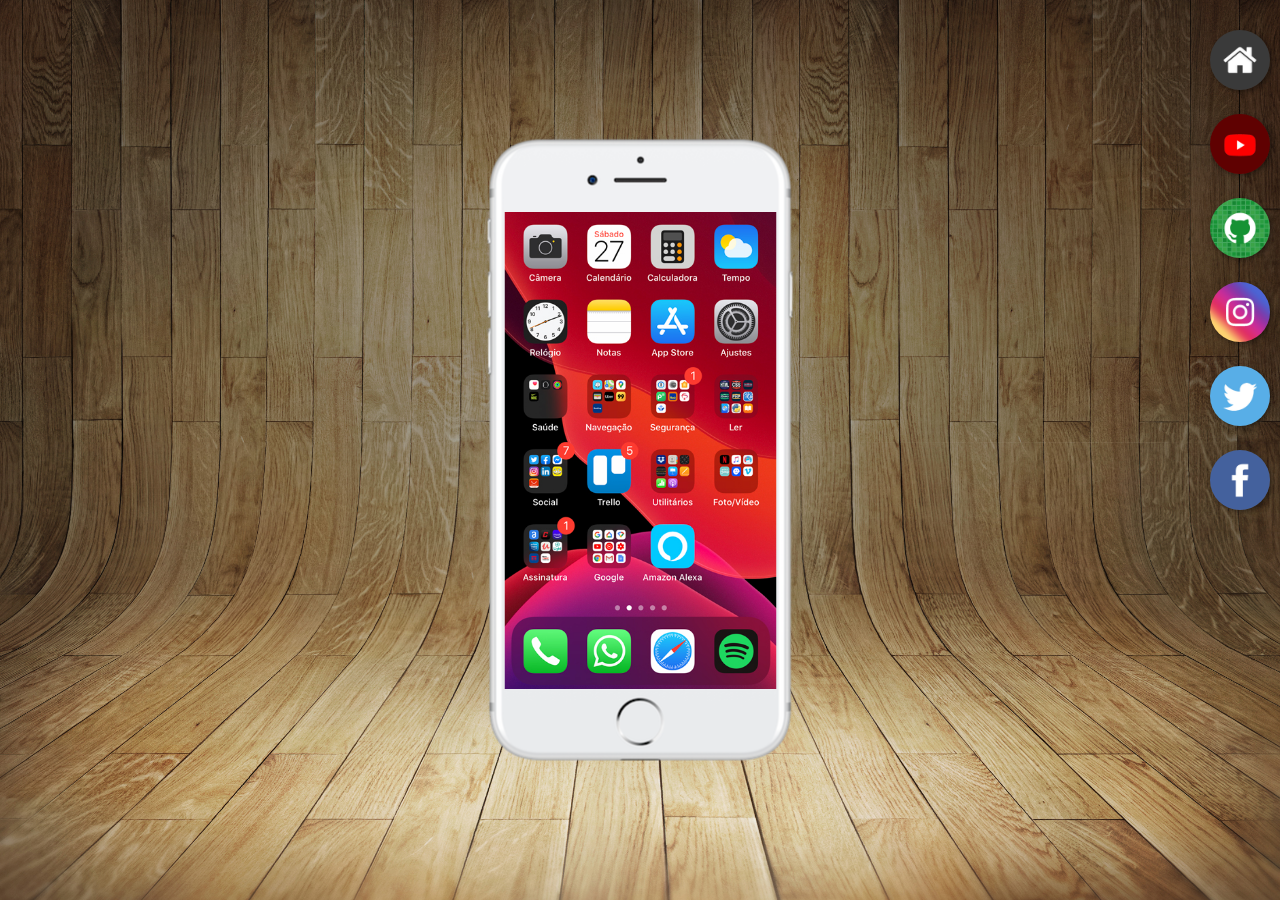
<file: index.html>
<!DOCTYPE html>
<html lang="pt-br">
<head>
    <meta charset="UTF-8">
    <meta http-equiv="X-UA-Compatible" content="IE=edge">
    <meta name="viewport" content="width=device-width, initial-scale=1.0">
    <link rel="shortcut icon" href="favicon.ico" type="image/x-icon">
    <link rel="stylesheet" href="style/style.css">
    <title>Redes Sociais</title>
</head>
<body>
    <main>
        <section id="telefone">
            <iframe name="tela" src="home.html" frameborder="0"></iframe>
        </section>          

        <section id="menu">
            <a href="home.html" target="tela"><img class="botao" src="imagens/logo-home.jpg" alt="Home"></a><br>

            <a href="youtube.html" target="tela"><img class="botao" src="imagens/logo-youtube.jpg" alt="YouTube"></a><br>

            <a href="github.html" target="tela"><img class="botao" src="imagens/logo-github.jpg" alt="GitHub"></a><br>

            <a href="instagram.html" target="tela"><img class="botao" src="imagens/logo-instagram.jpg" alt="Instagram"></a><br>

            <a href="twitter.html" target="tela"><img class="botao" src="imagens/logo-twitter.jpg" alt="Twitter"></a><br>

            <a href="facebook.html" target="tela"><img class="botao" src="imagens/logo-facebook.jpg" alt="Facebook"></a><br>
        </section>
    </main>
</body>
</html>
</file>
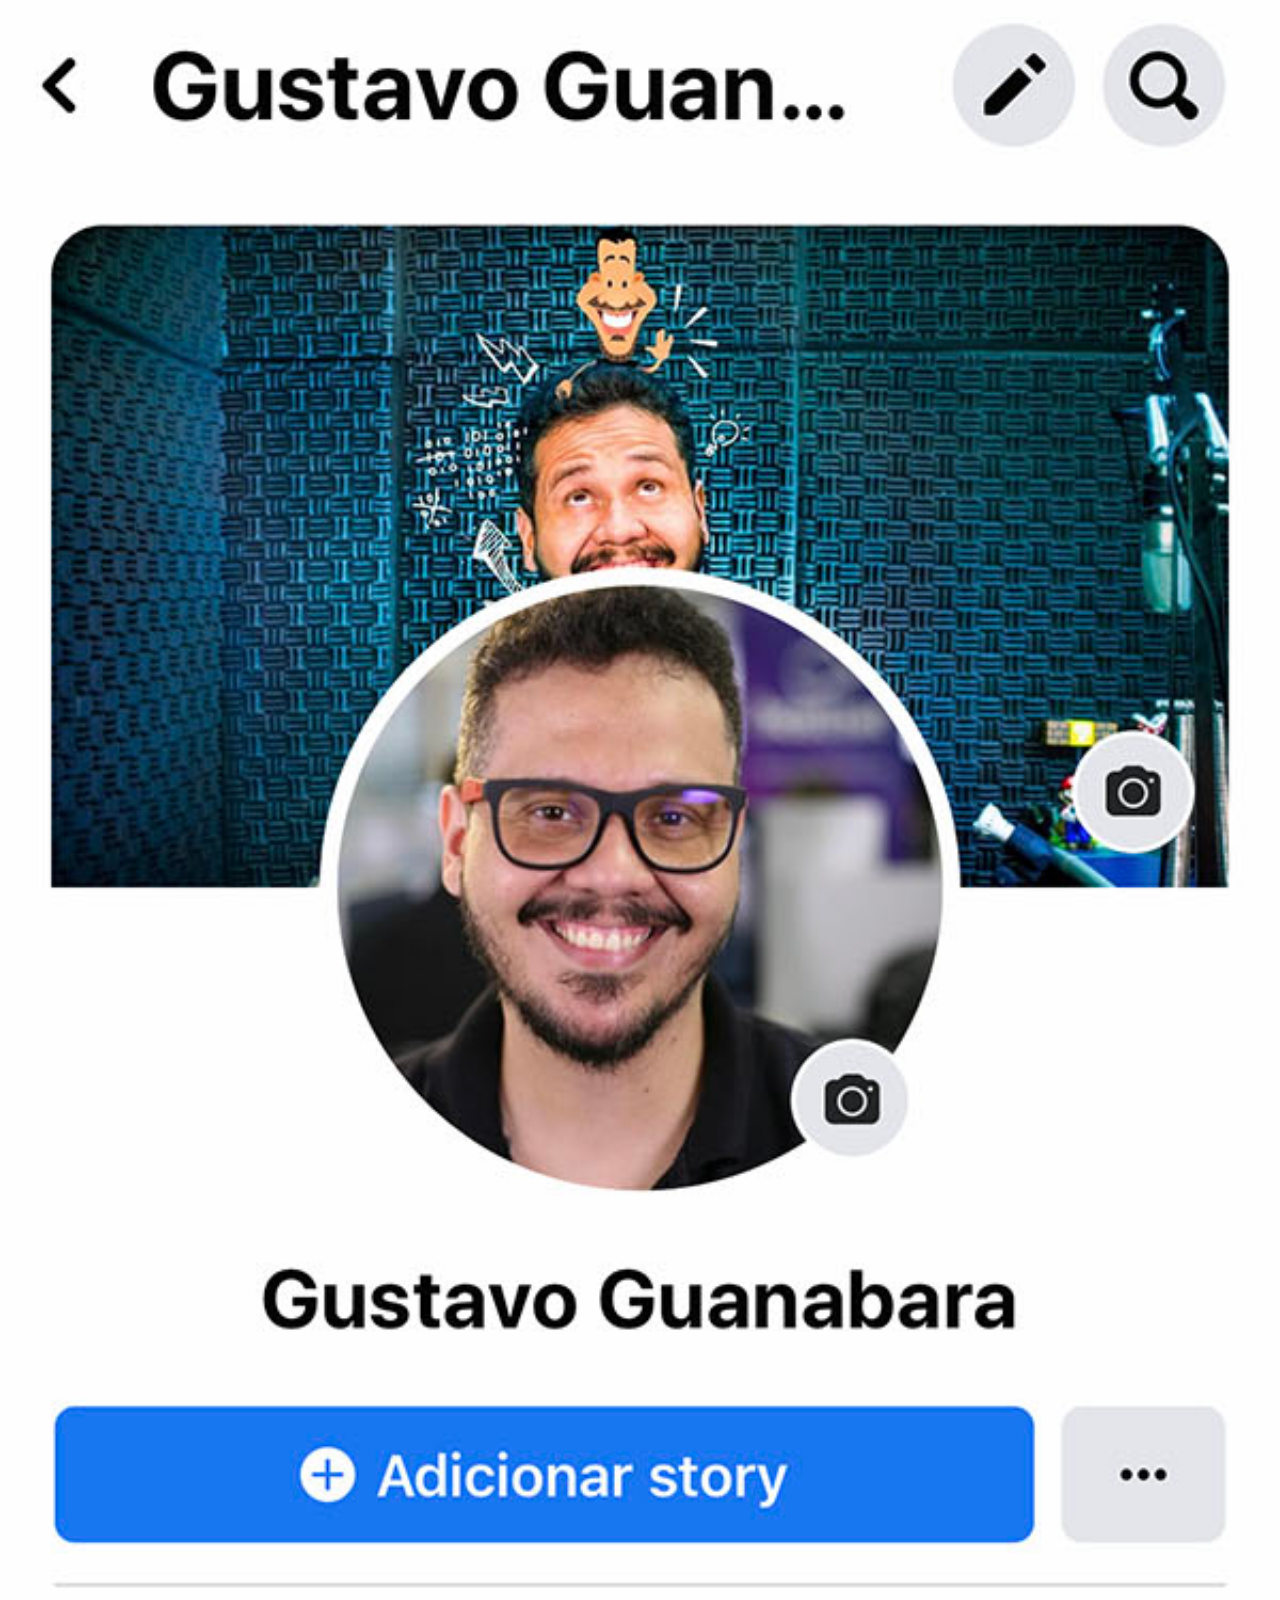
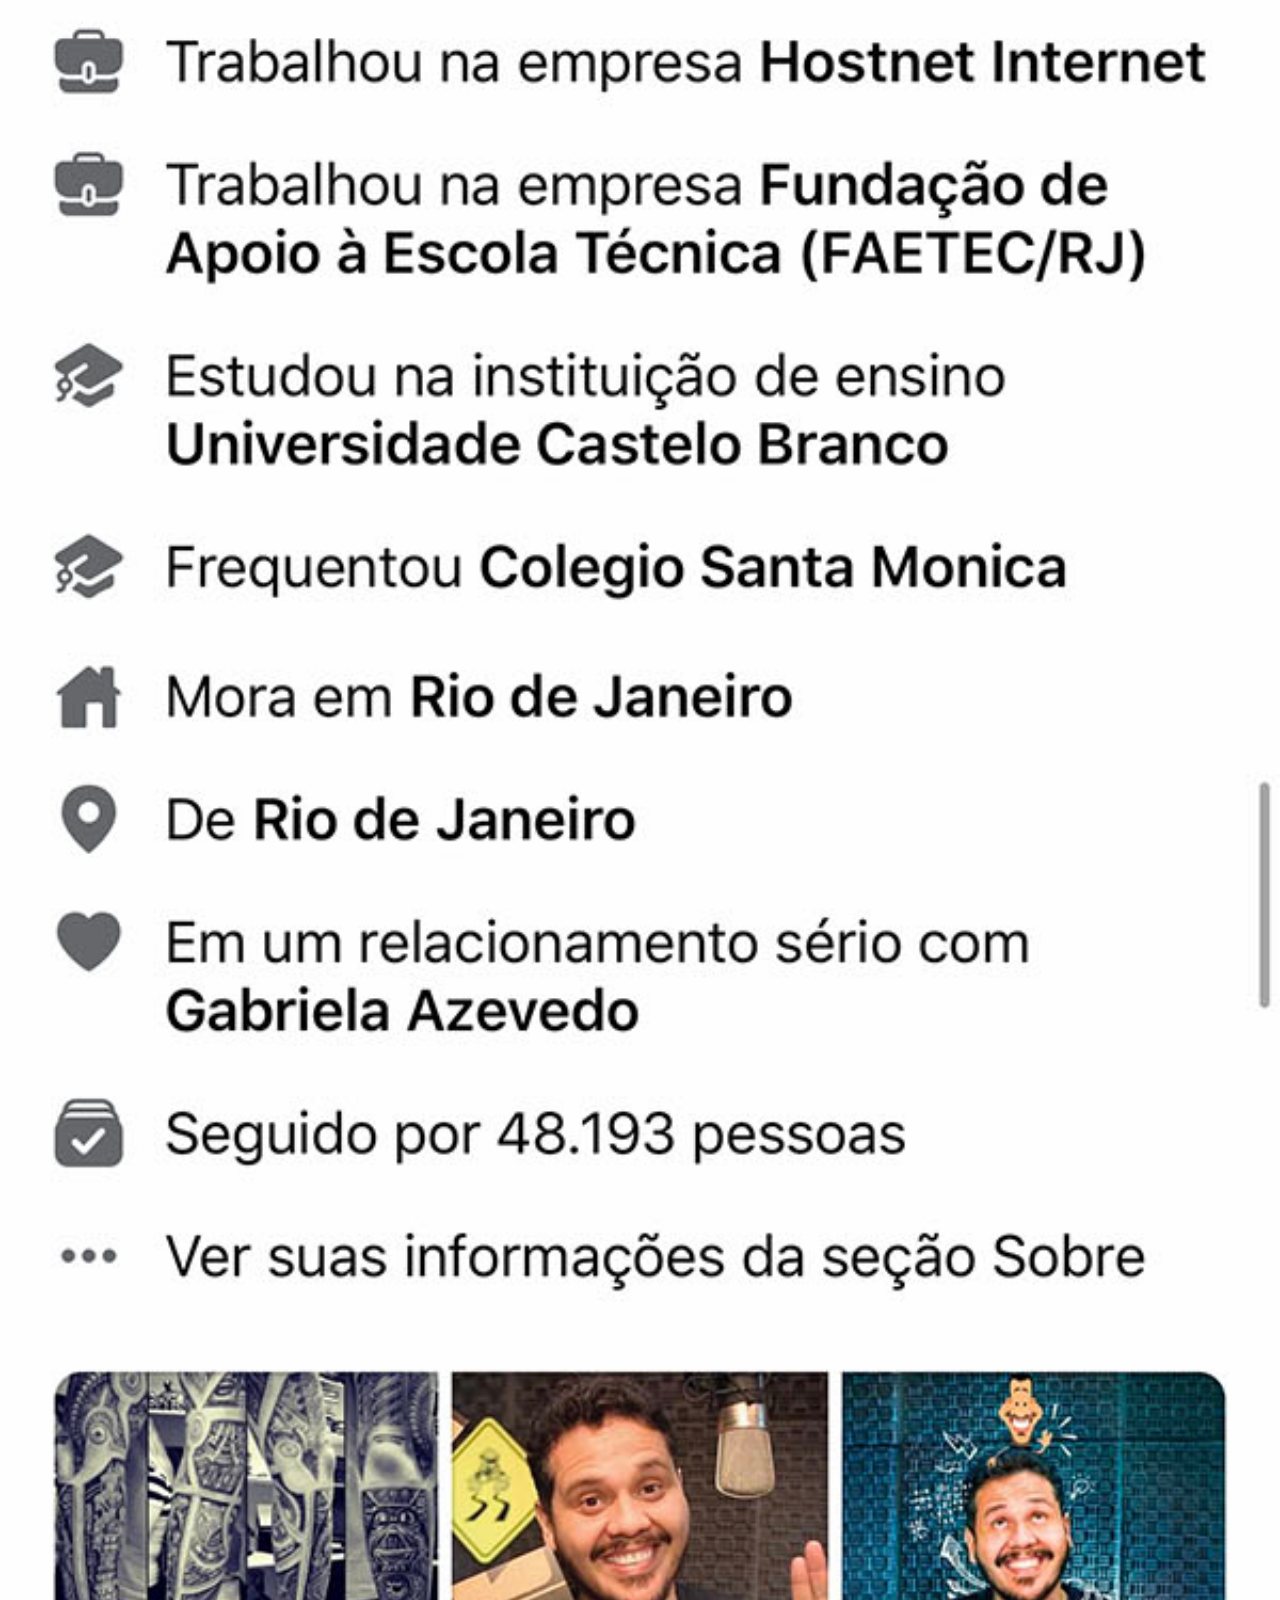
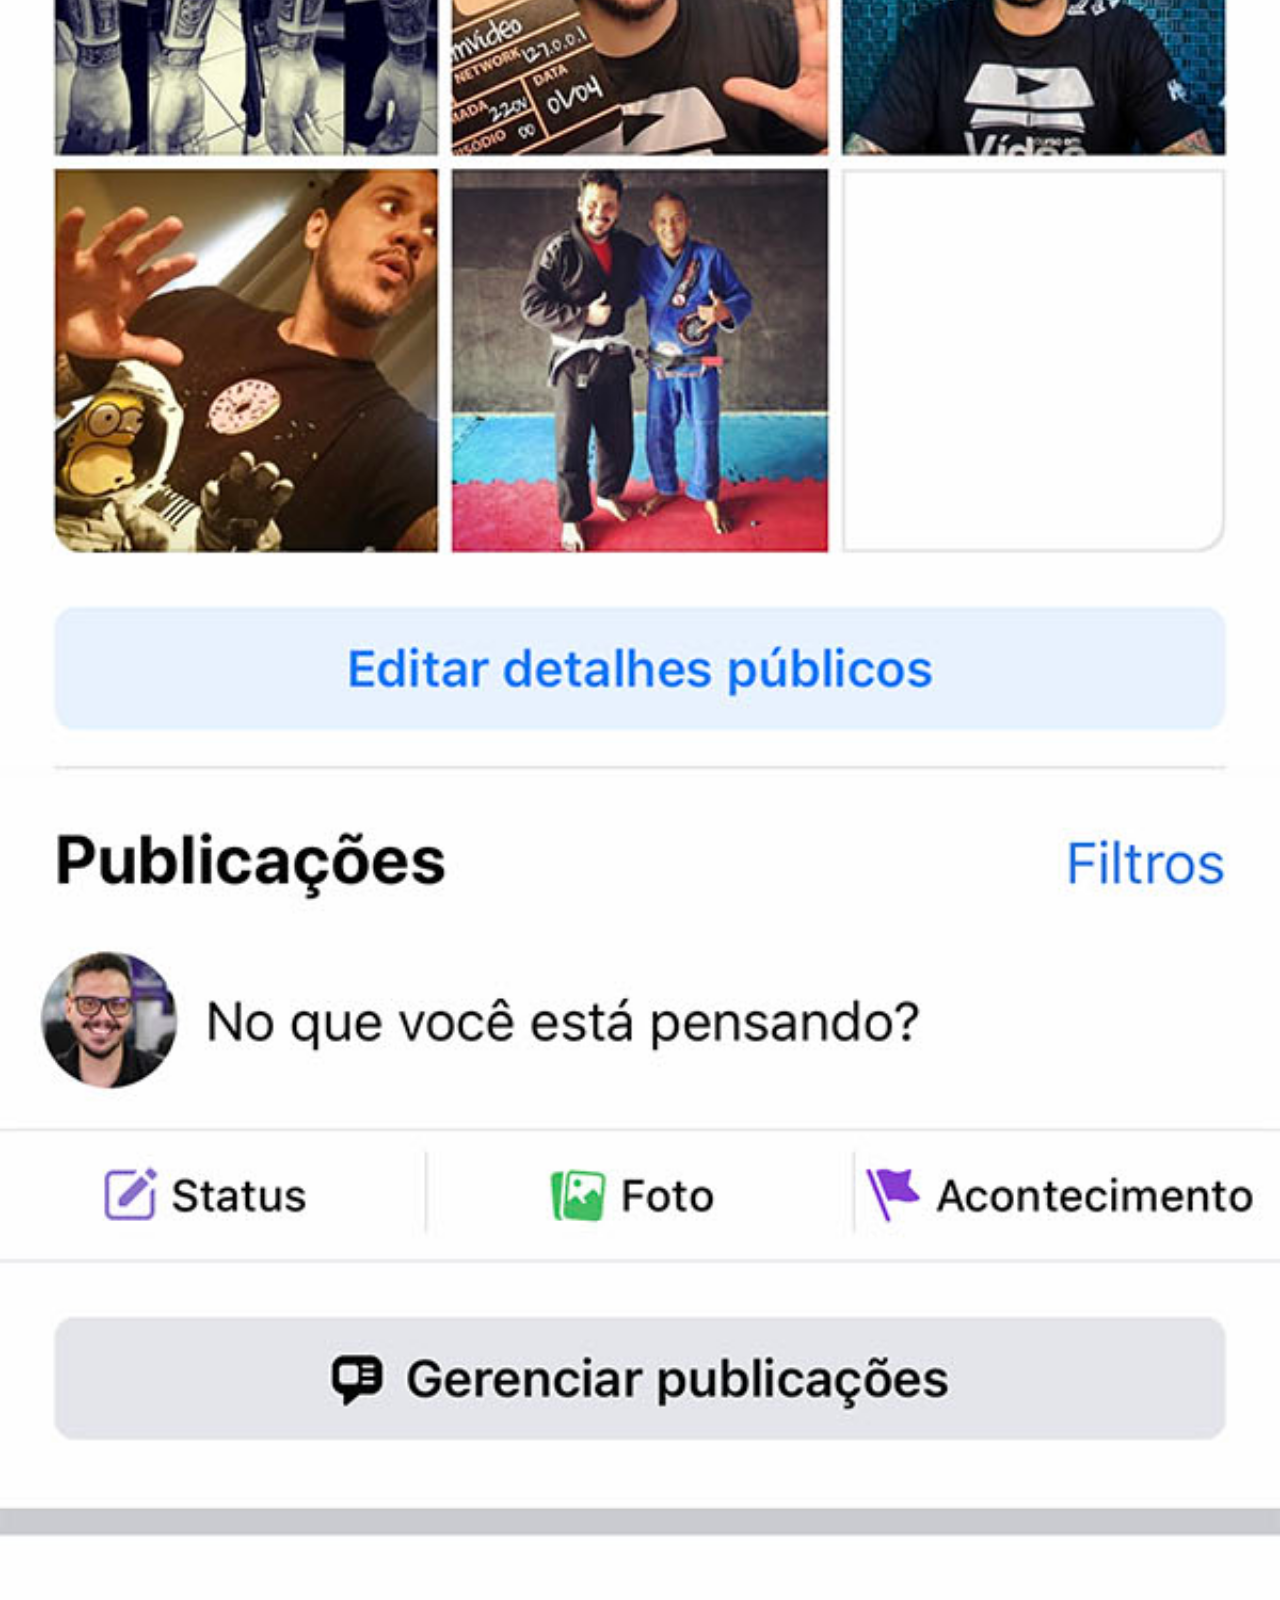
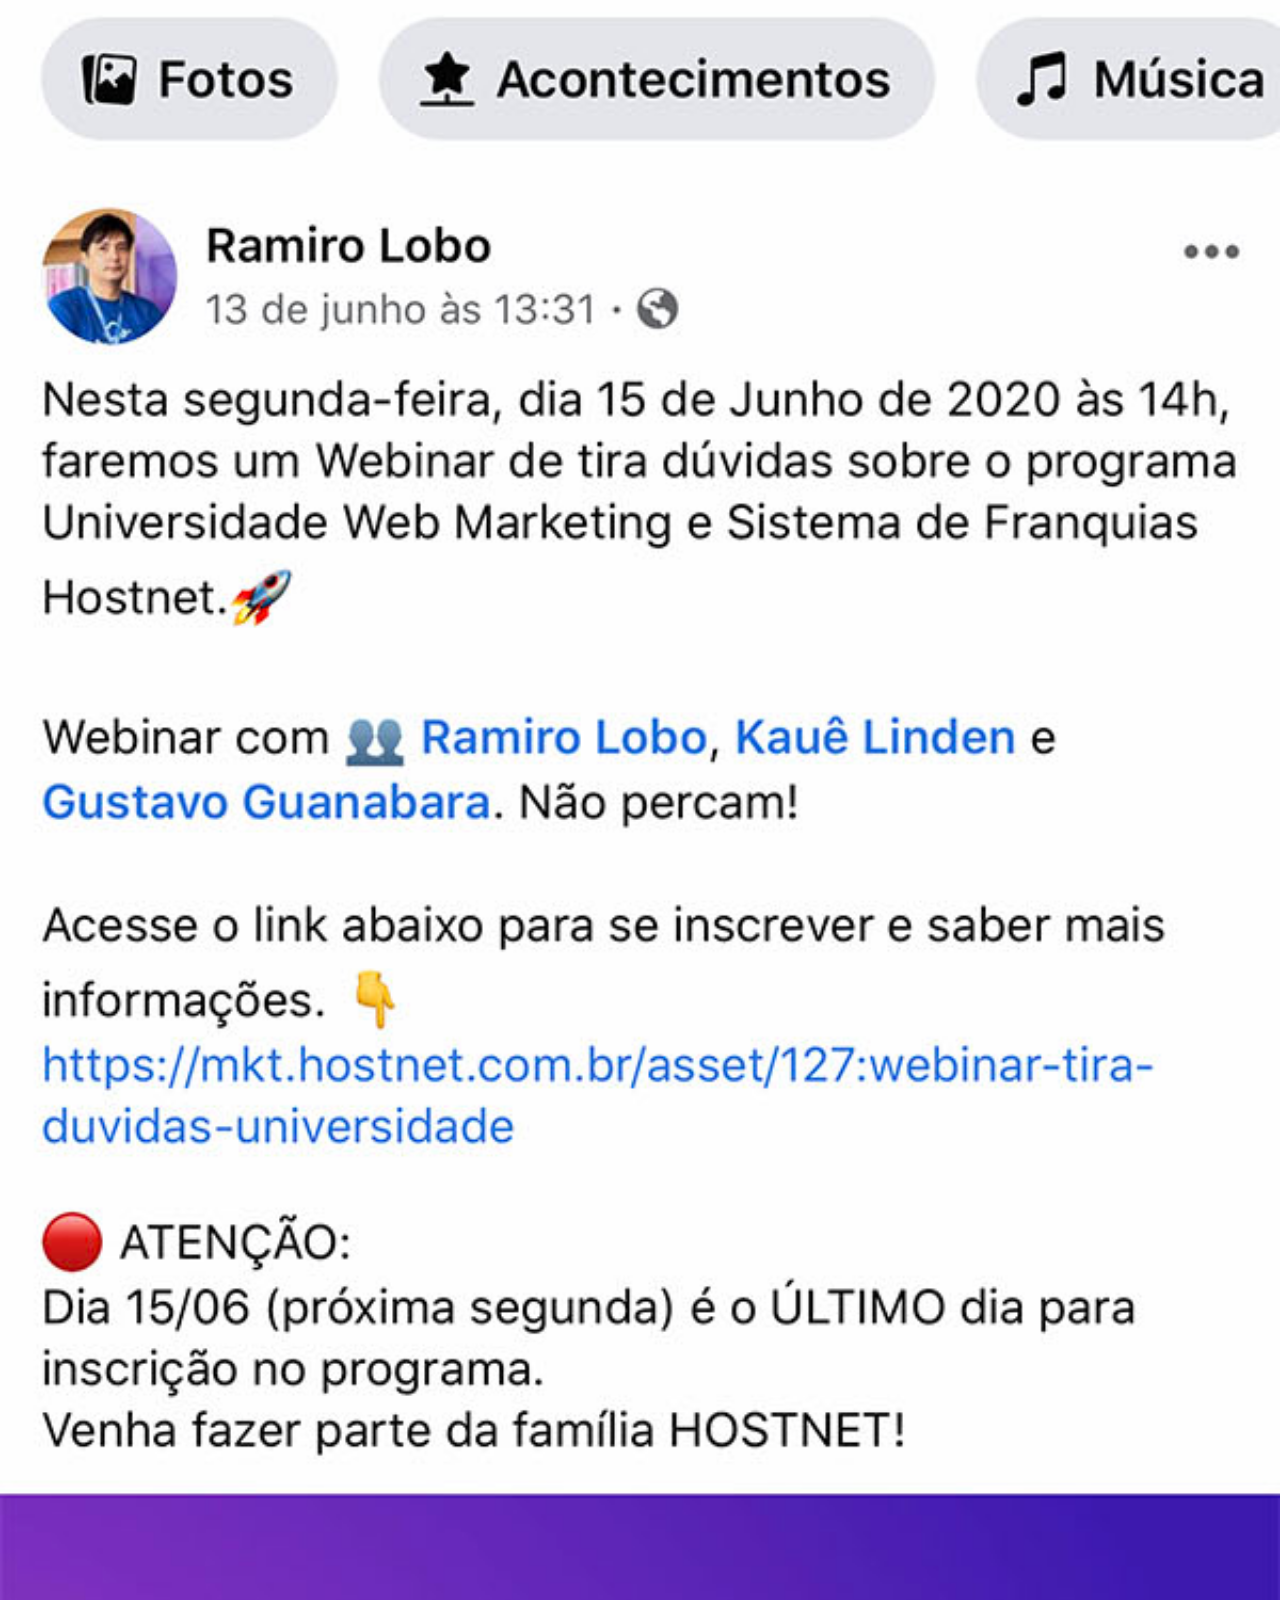
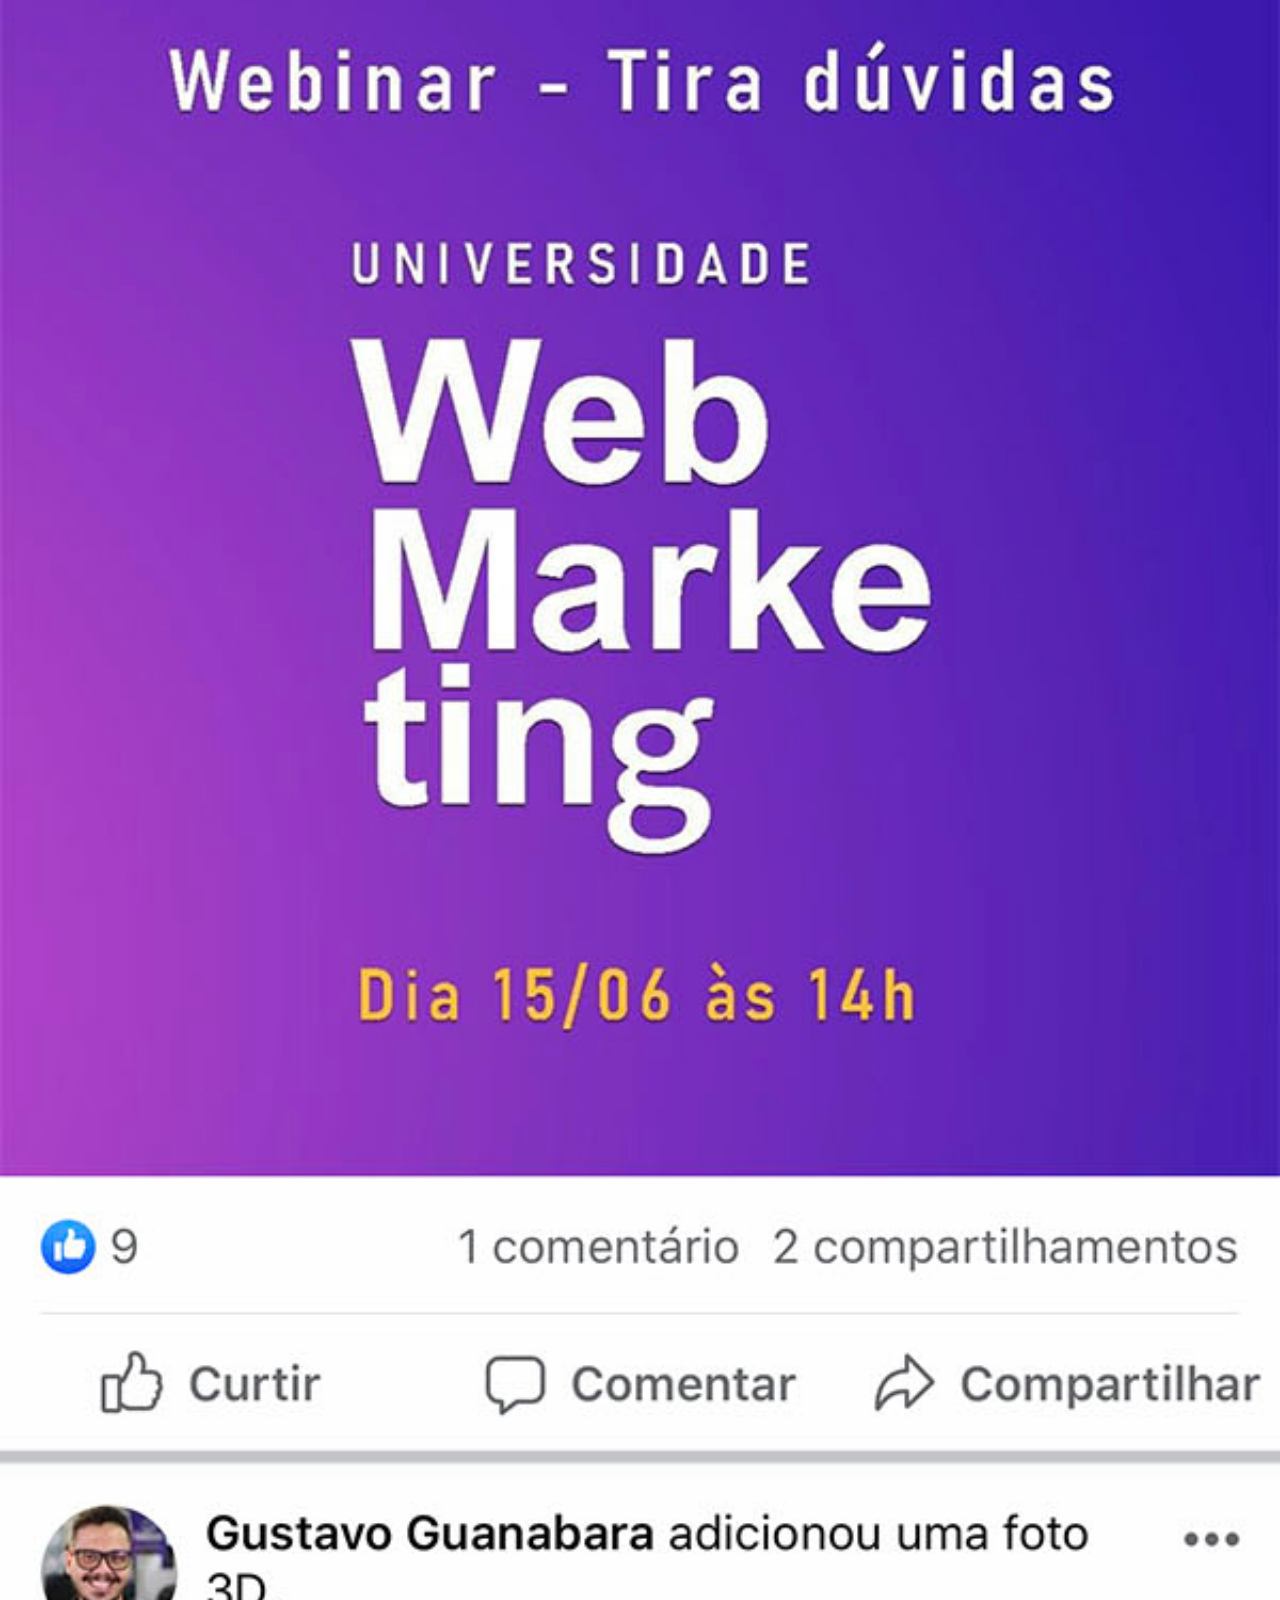
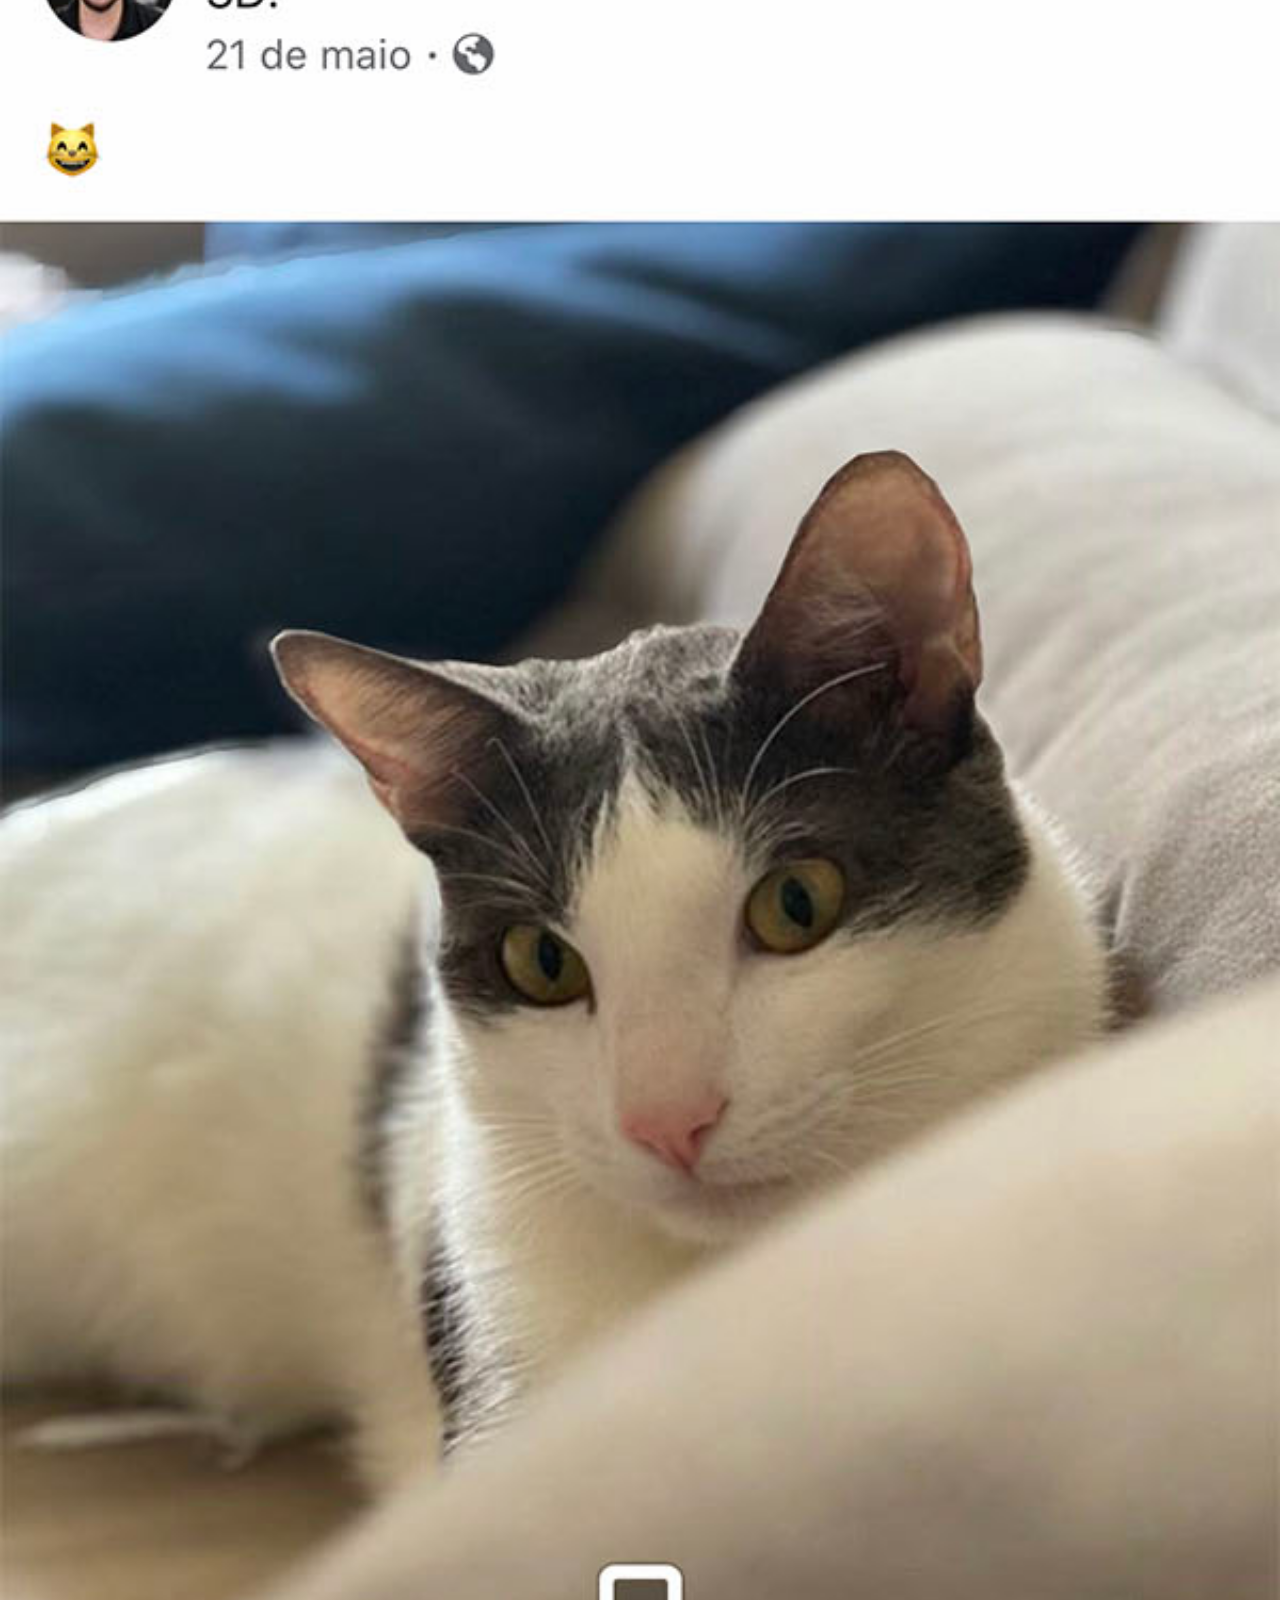
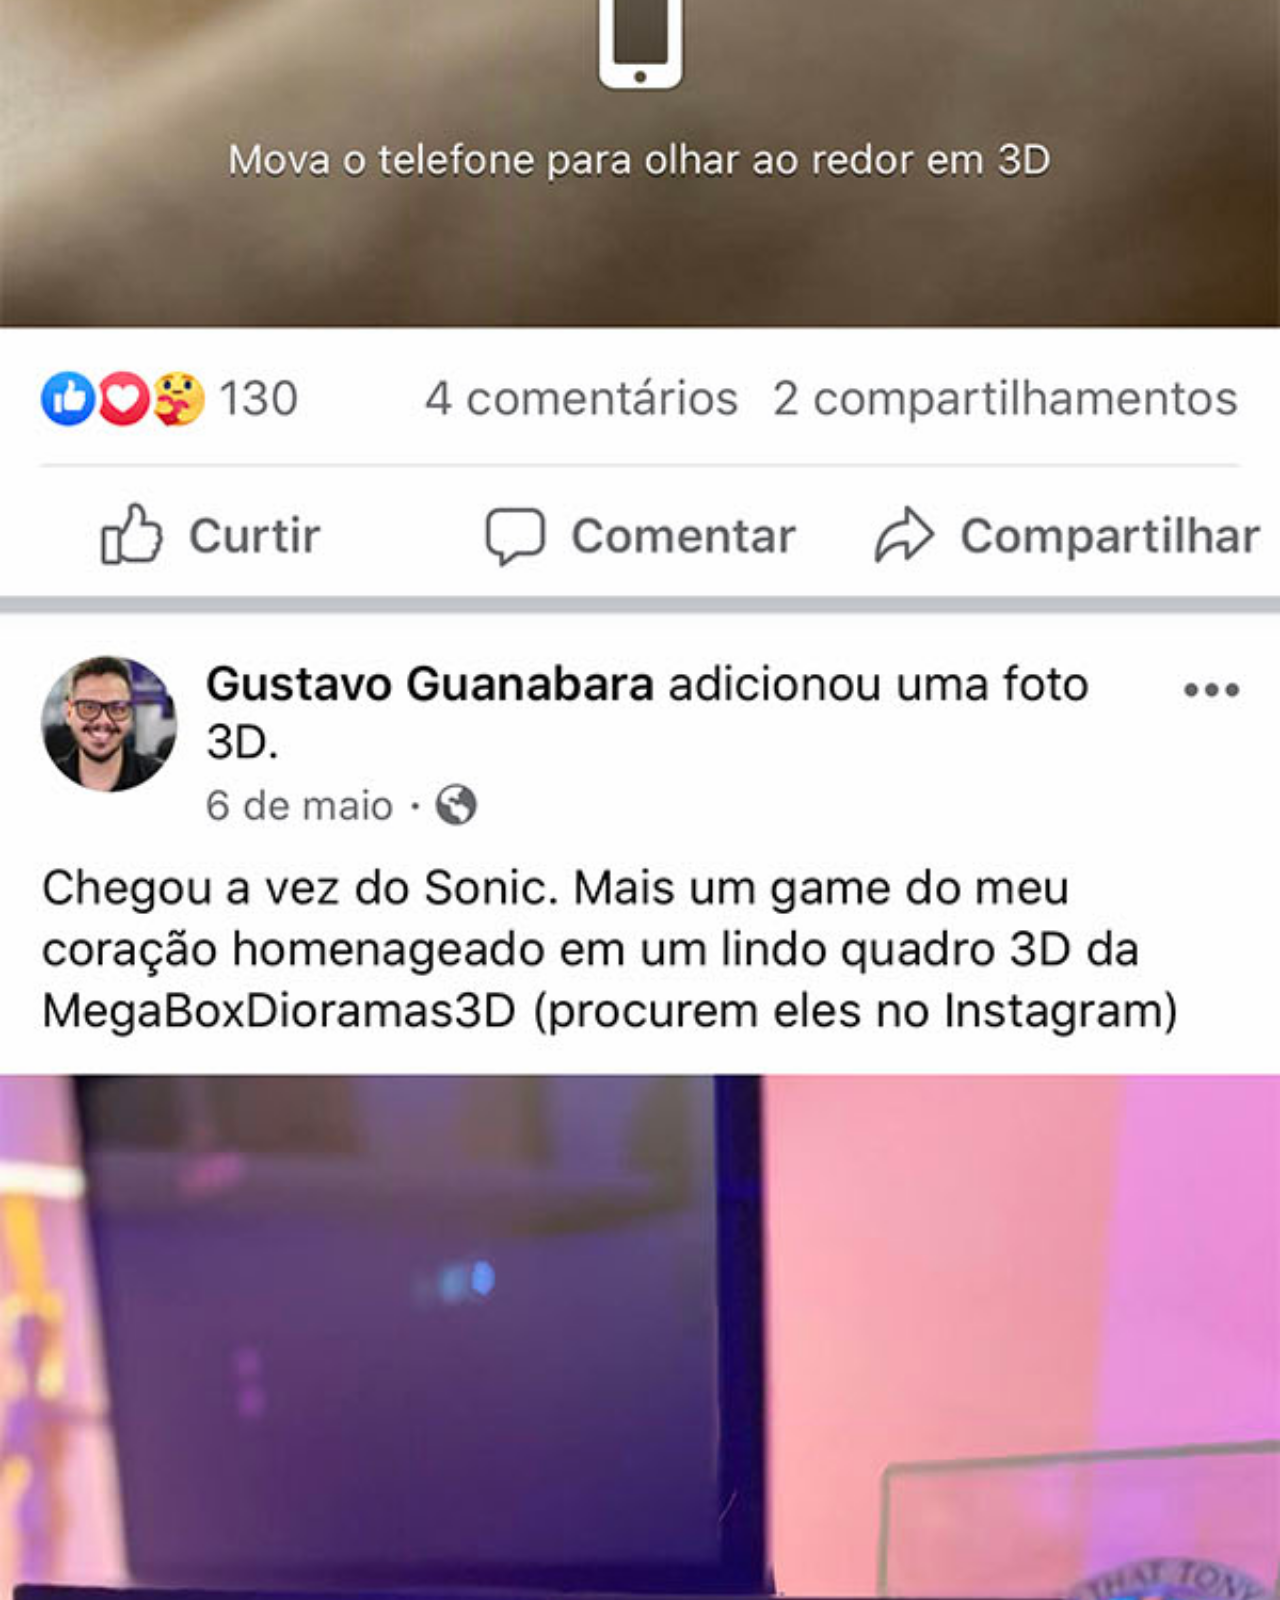
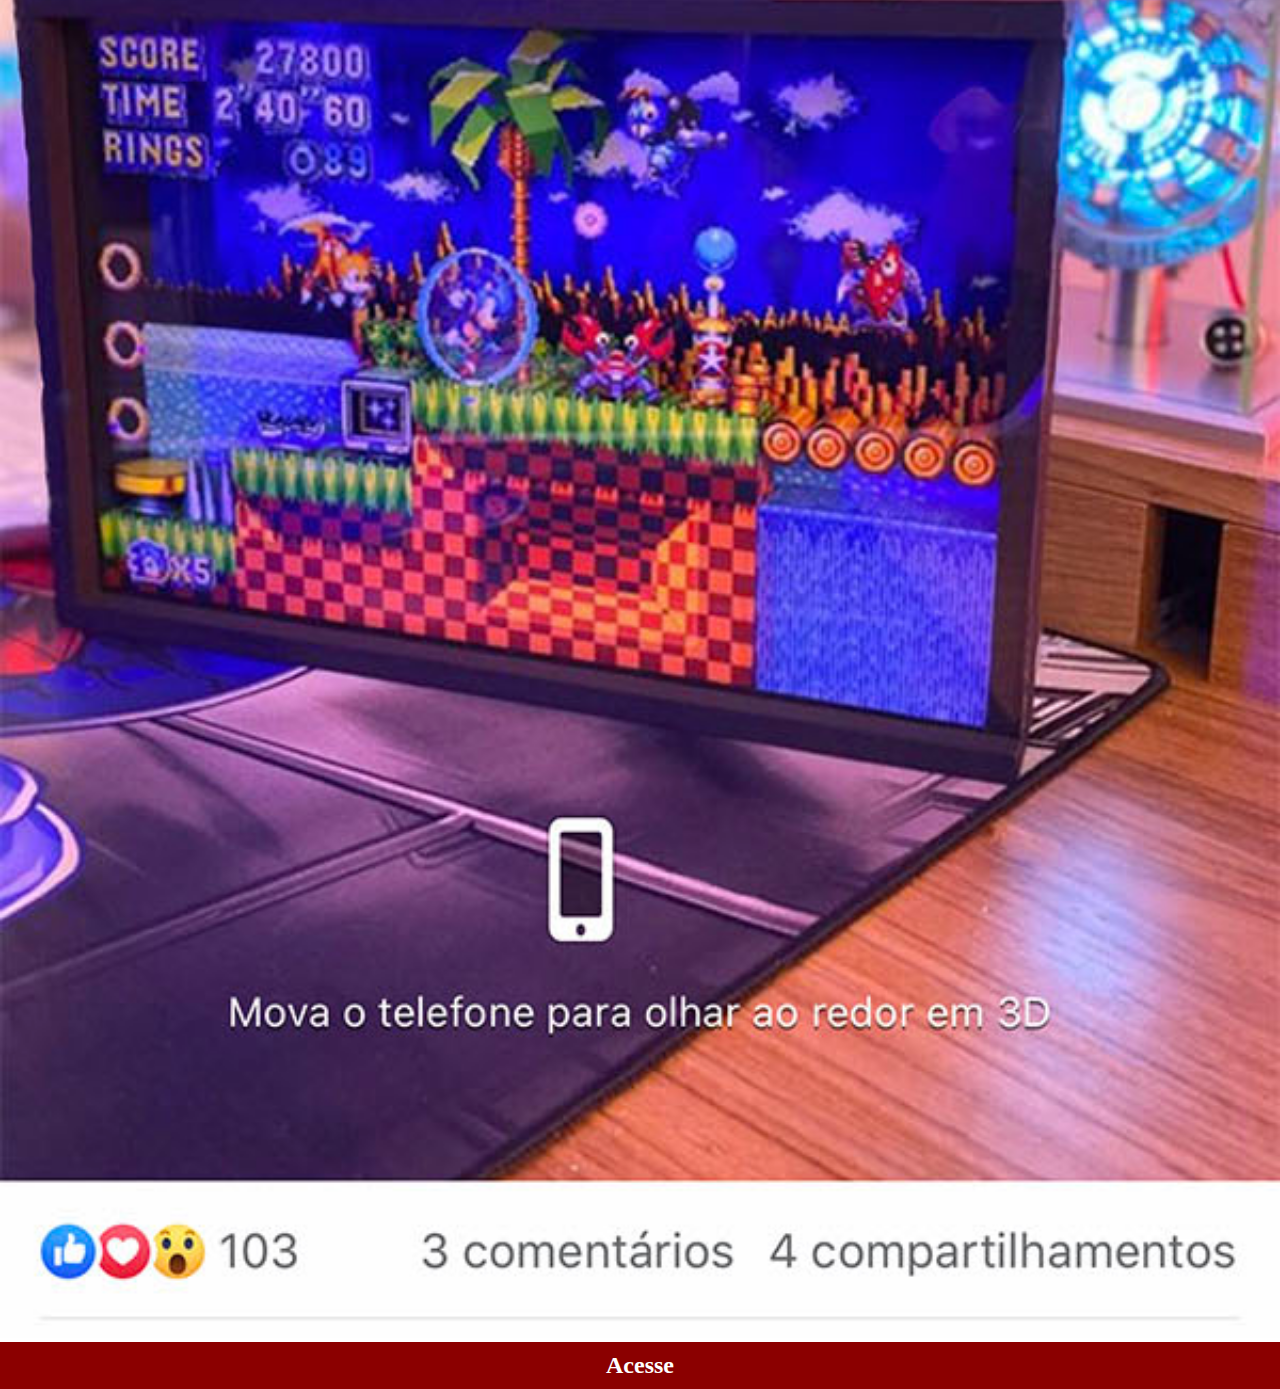
<file: facebook.html>
<!DOCTYPE html>
<html lang="pt-br">
<head>
    <meta charset="UTF-8">
    <meta http-equiv="X-UA-Compatible" content="IE=edge">
    <meta name="viewport" content="width=device-width, initial-scale=1.0">
    <link rel="stylesheet" href="style/social.css">
    <title>Facebook</title>
</head>
<body>
    <img src="imagens/tela-facebook.jpg" alt="Facebook">
    <a href="#" target="_blank">Acesse</a>
</body>
</html>
</file>
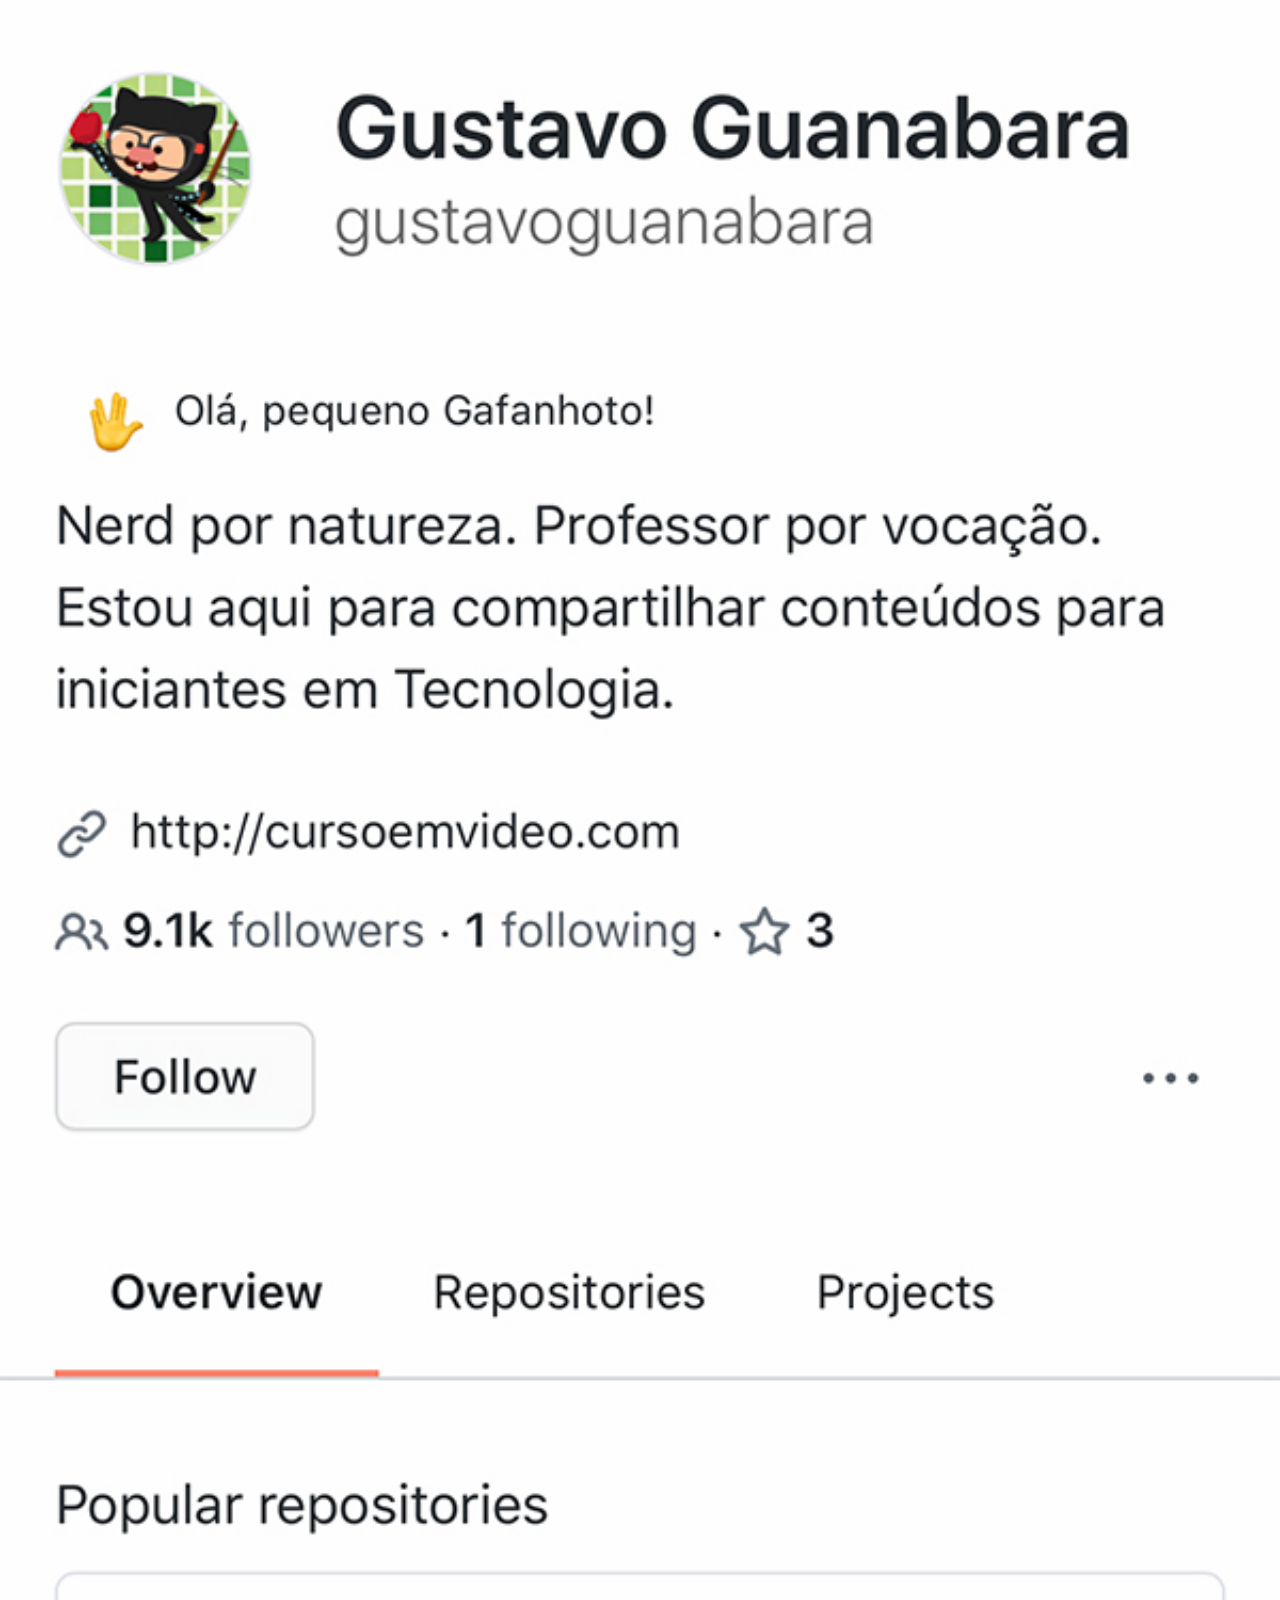
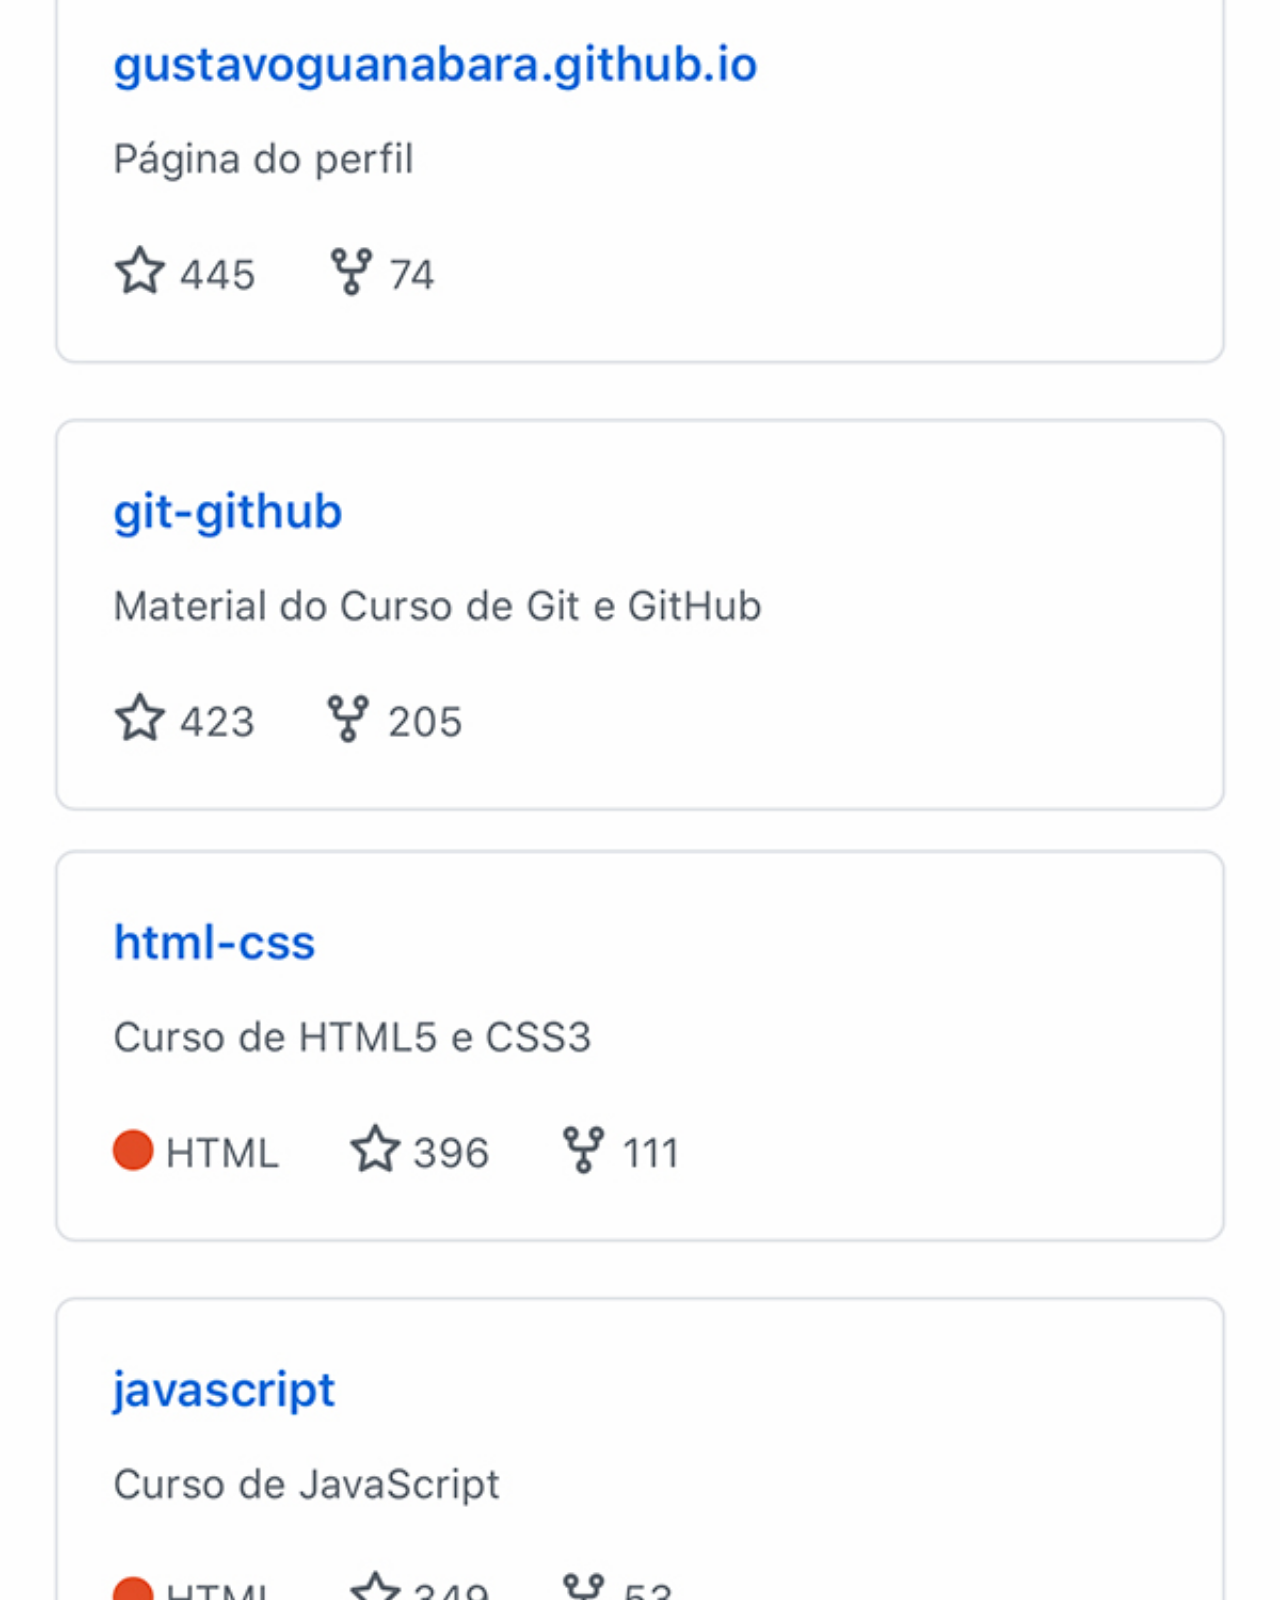
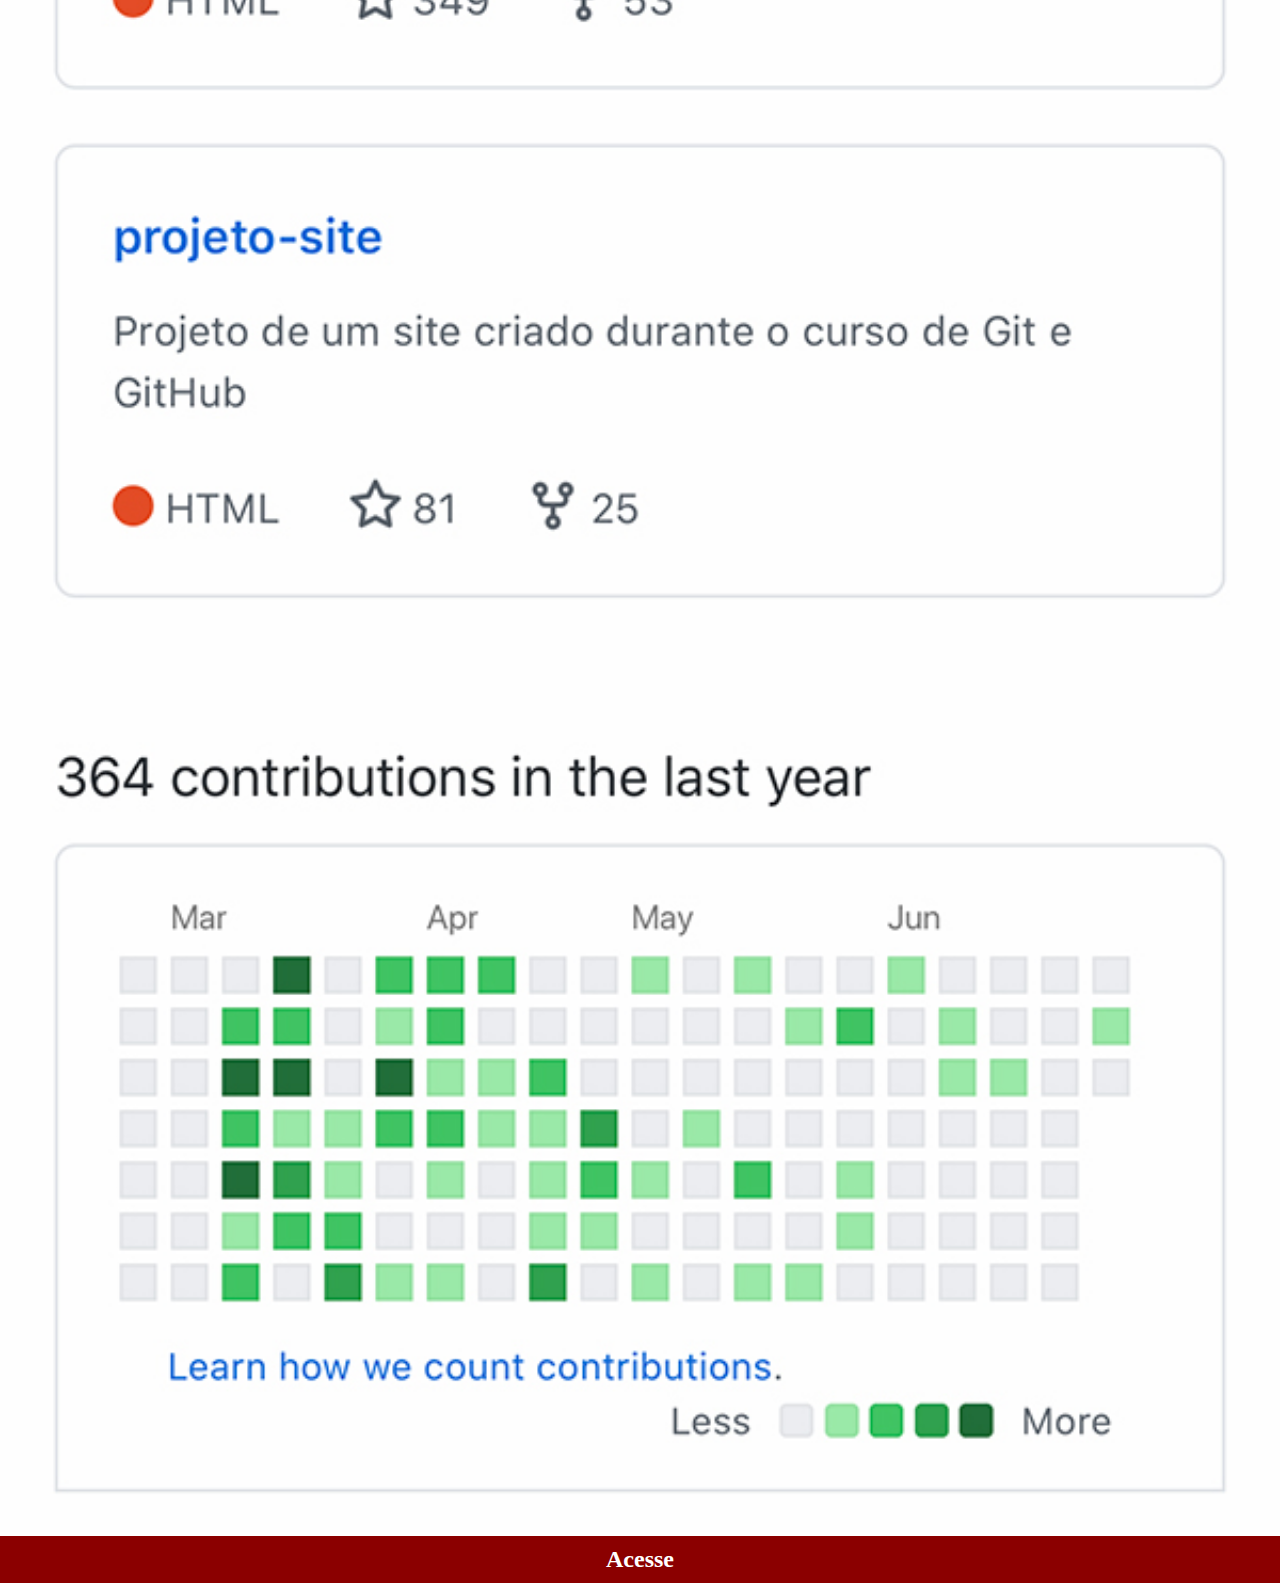
<file: github.html>
<!DOCTYPE html>
<html lang="pt-br">
<head>
    <meta charset="UTF-8">
    <meta http-equiv="X-UA-Compatible" content="IE=edge">
    <meta name="viewport" content="width=device-width, initial-scale=1.0">
    <link rel="stylesheet" href="style/social.css">
    <title>Facebook</title>
</head>
<body>
    <img src="imagens/tela-github.jpg" alt="Facebook">
    <a href="#" target="_blank">Acesse</a>
</body>
</html>
</file>
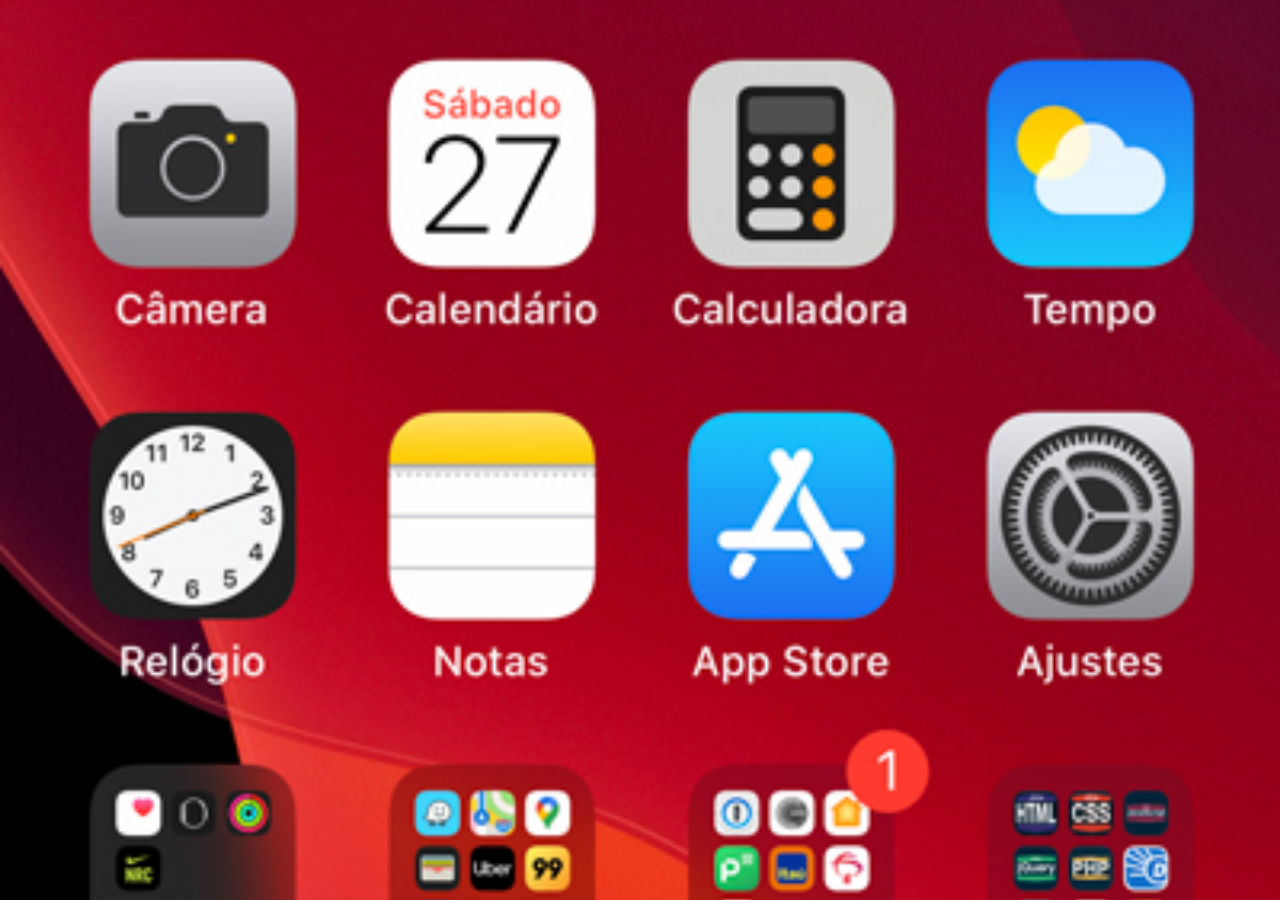
<file: home.html>
<!DOCTYPE html>
<html lang="pt-br">
<head>
    <meta charset="UTF-8">
    <meta http-equiv="X-UA-Compatible" content="IE=edge">
    <meta name="viewport" content="width=device-width, initial-scale=1.0">
    <title>Home</title>
    <style>
        * {
            margin: 0px;
            padding: 0px;
        }

        body {
            background: url('imagens/tela-home.jpg') no-repeat top center;
            background-size: cover;
        }
    </style>
</head>
<body>
    
</body>
</html>
</file>
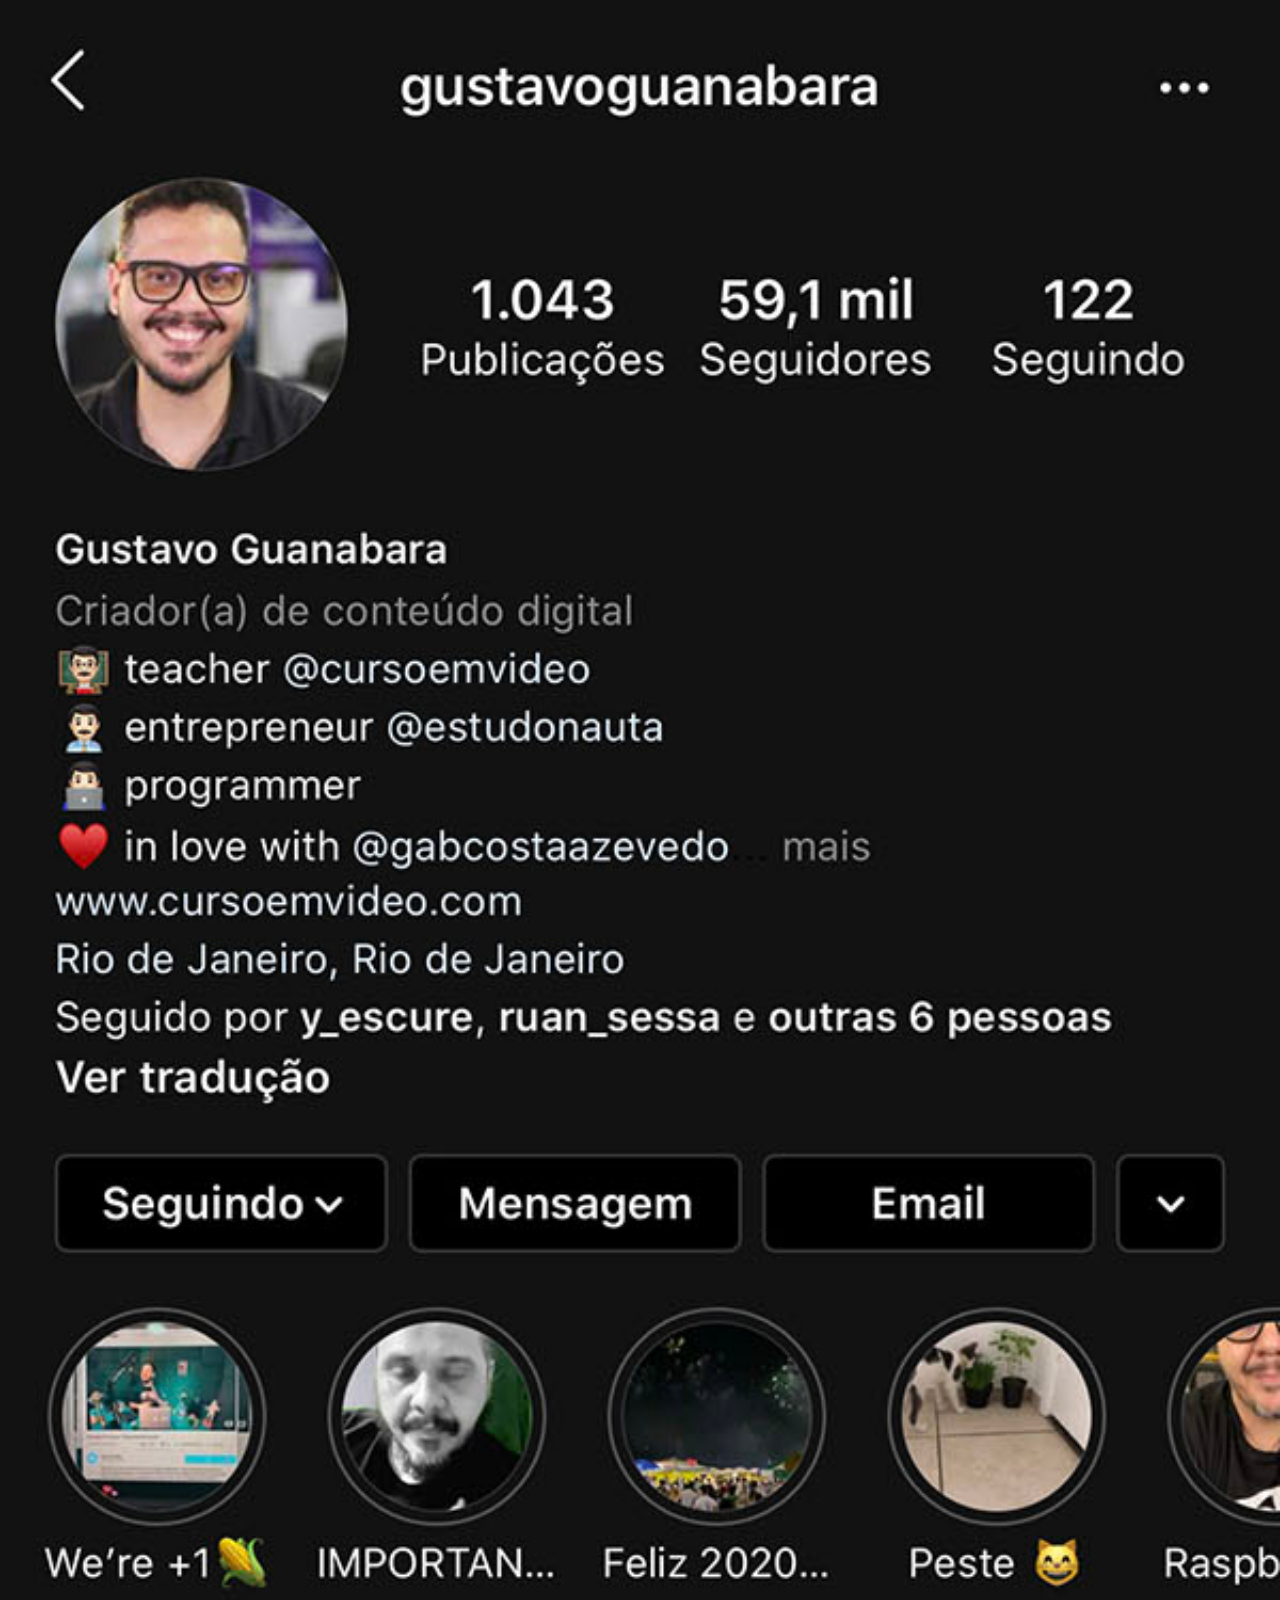
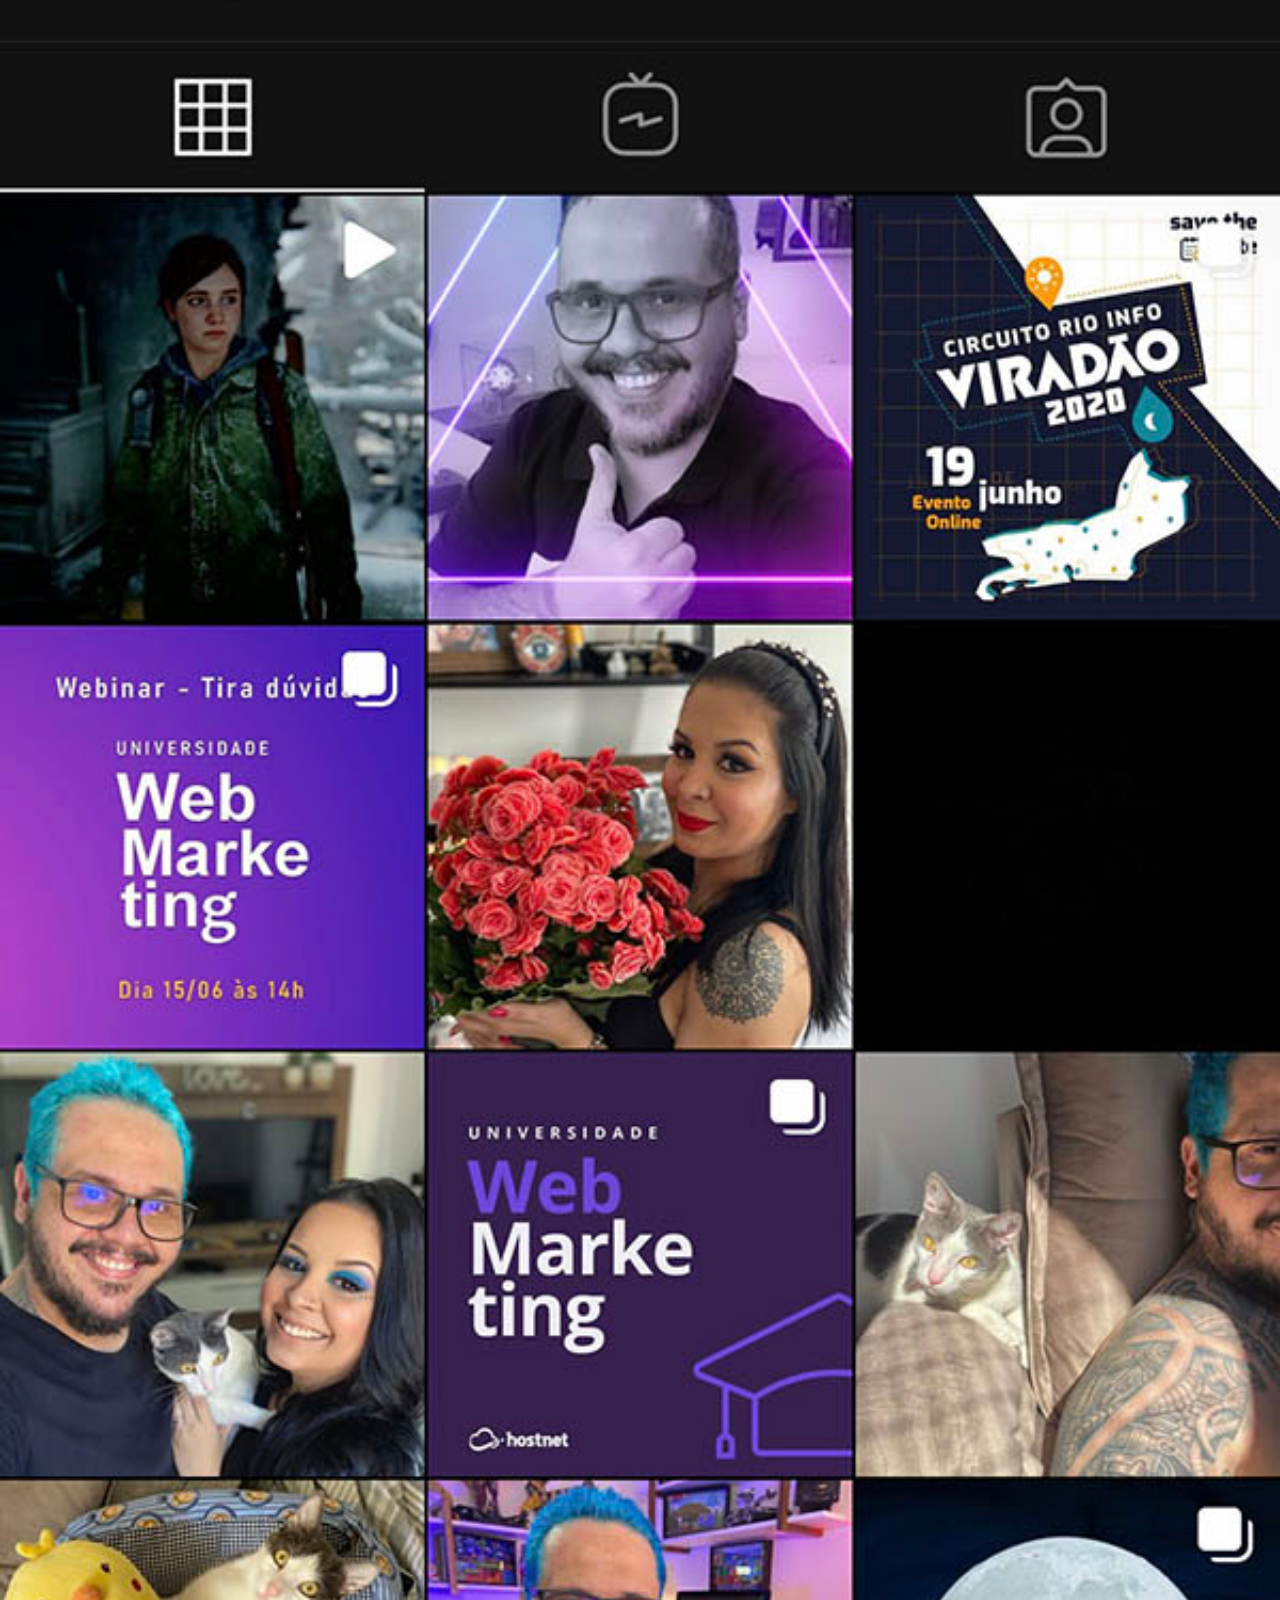
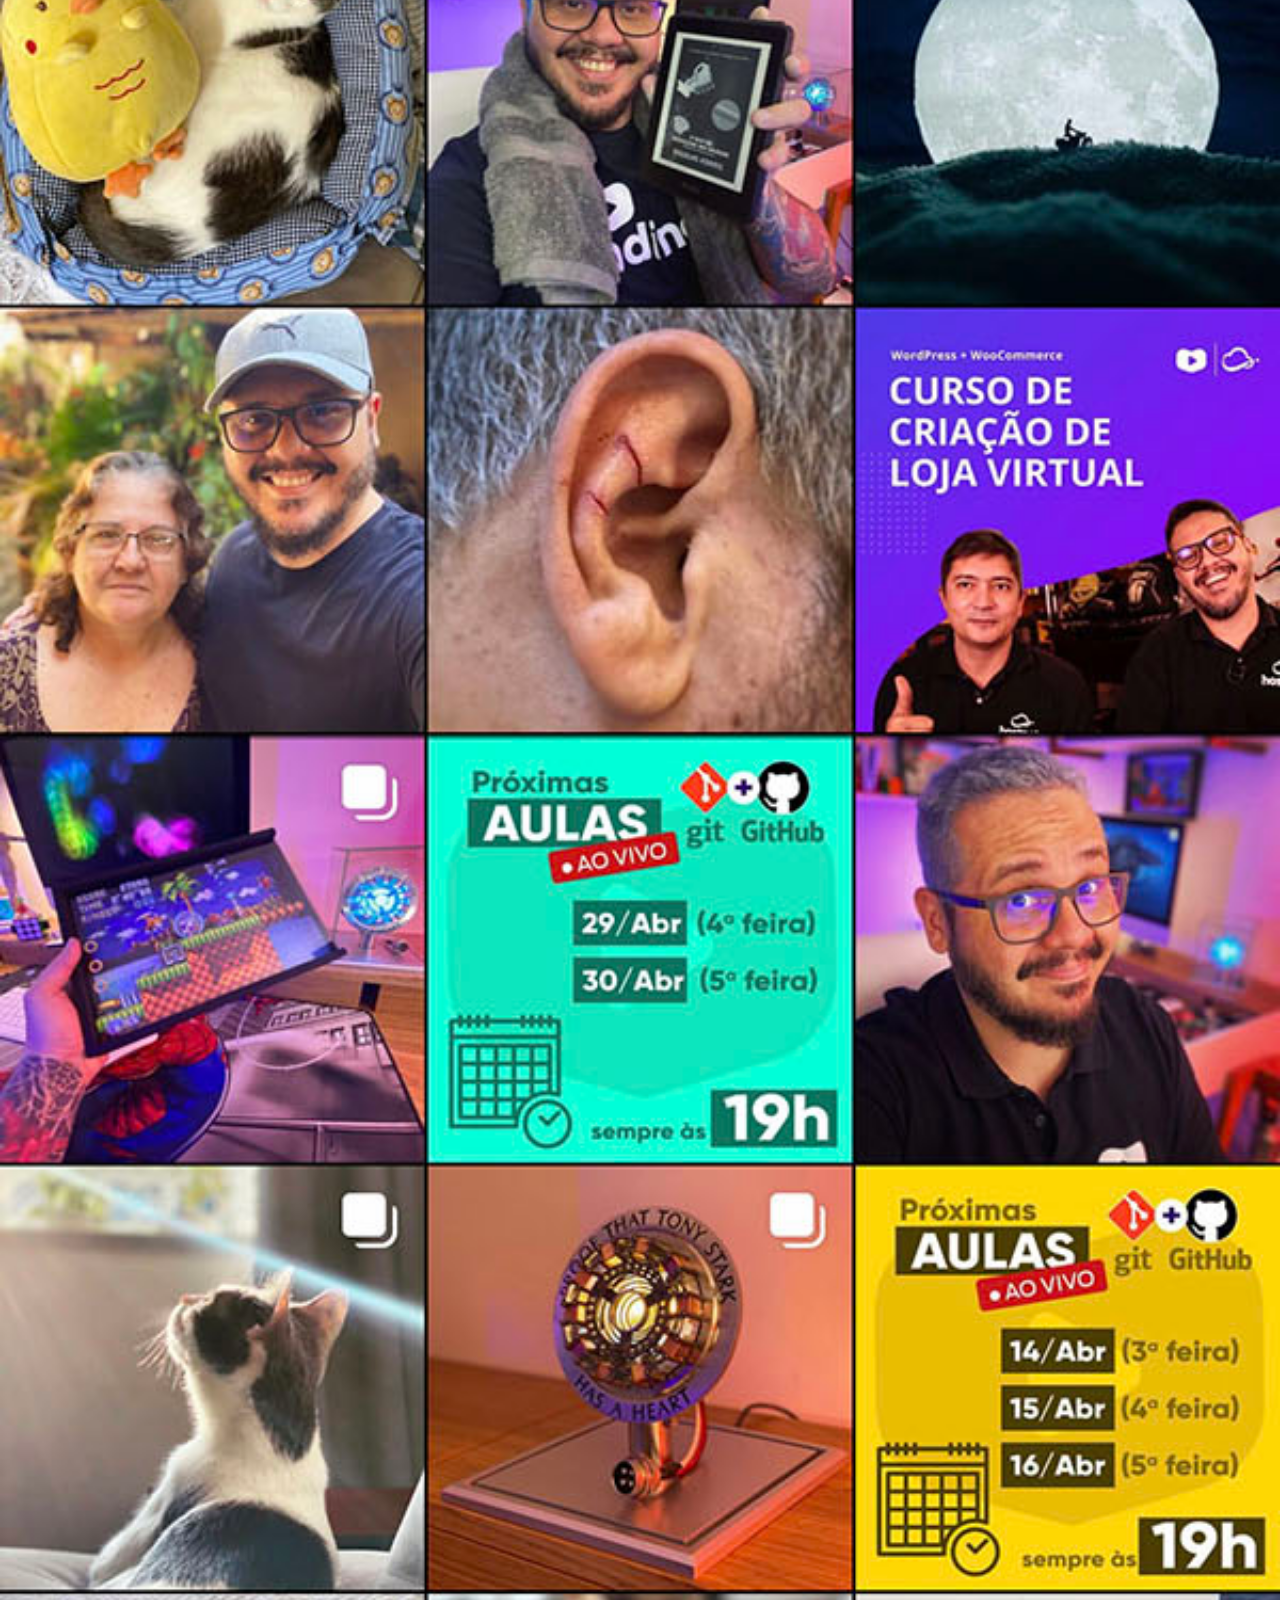
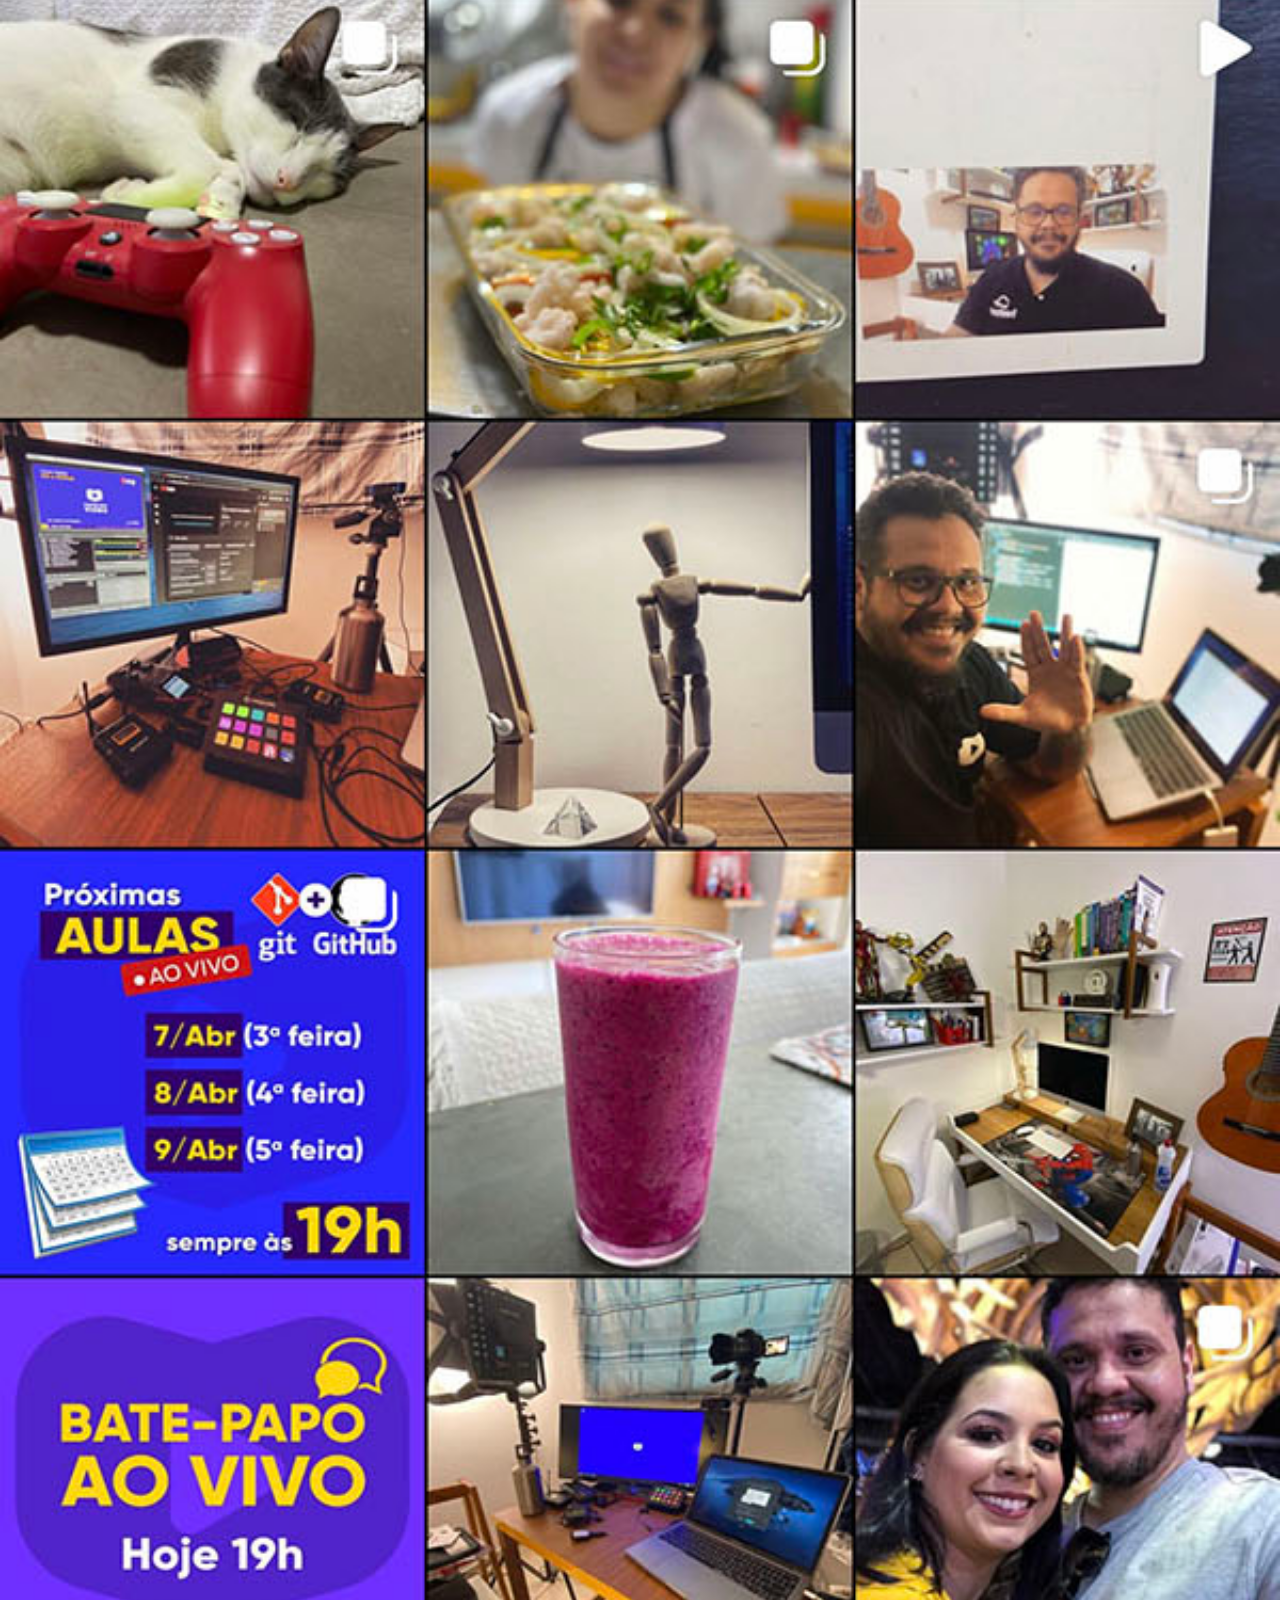
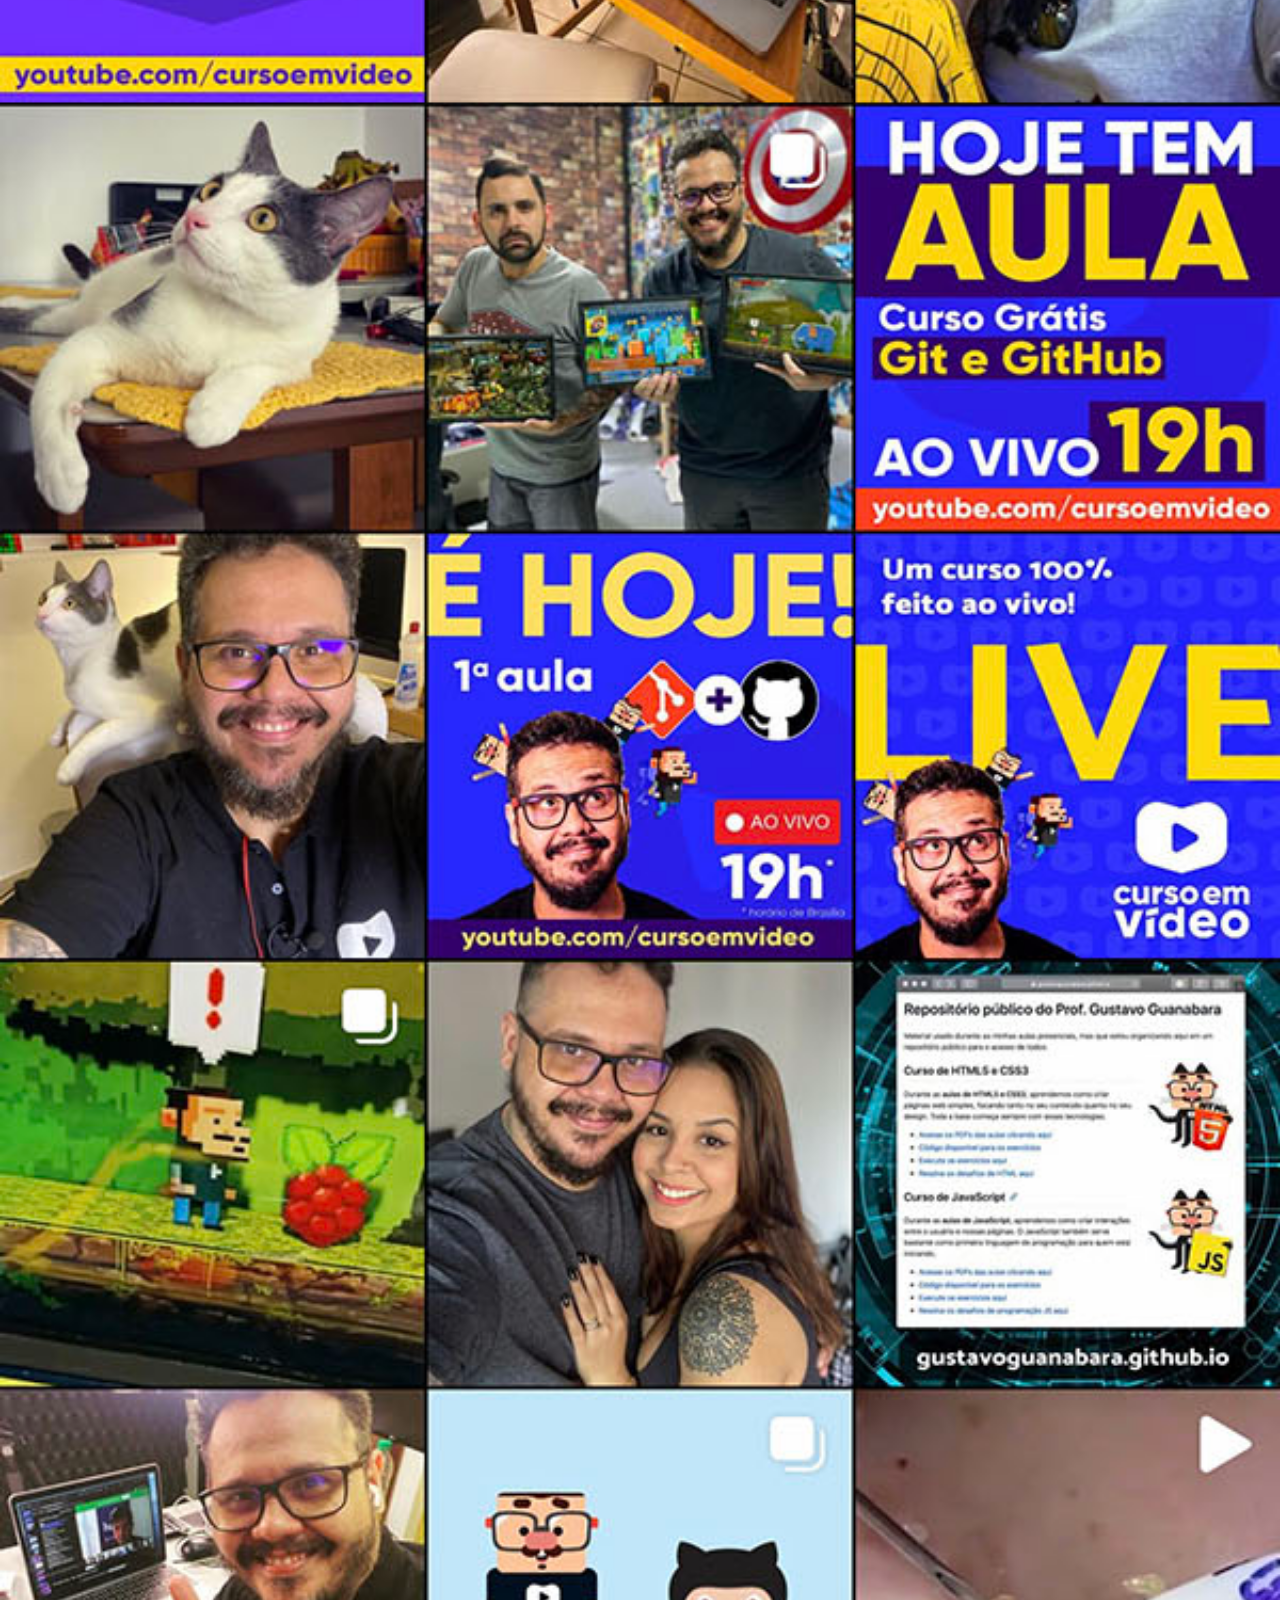
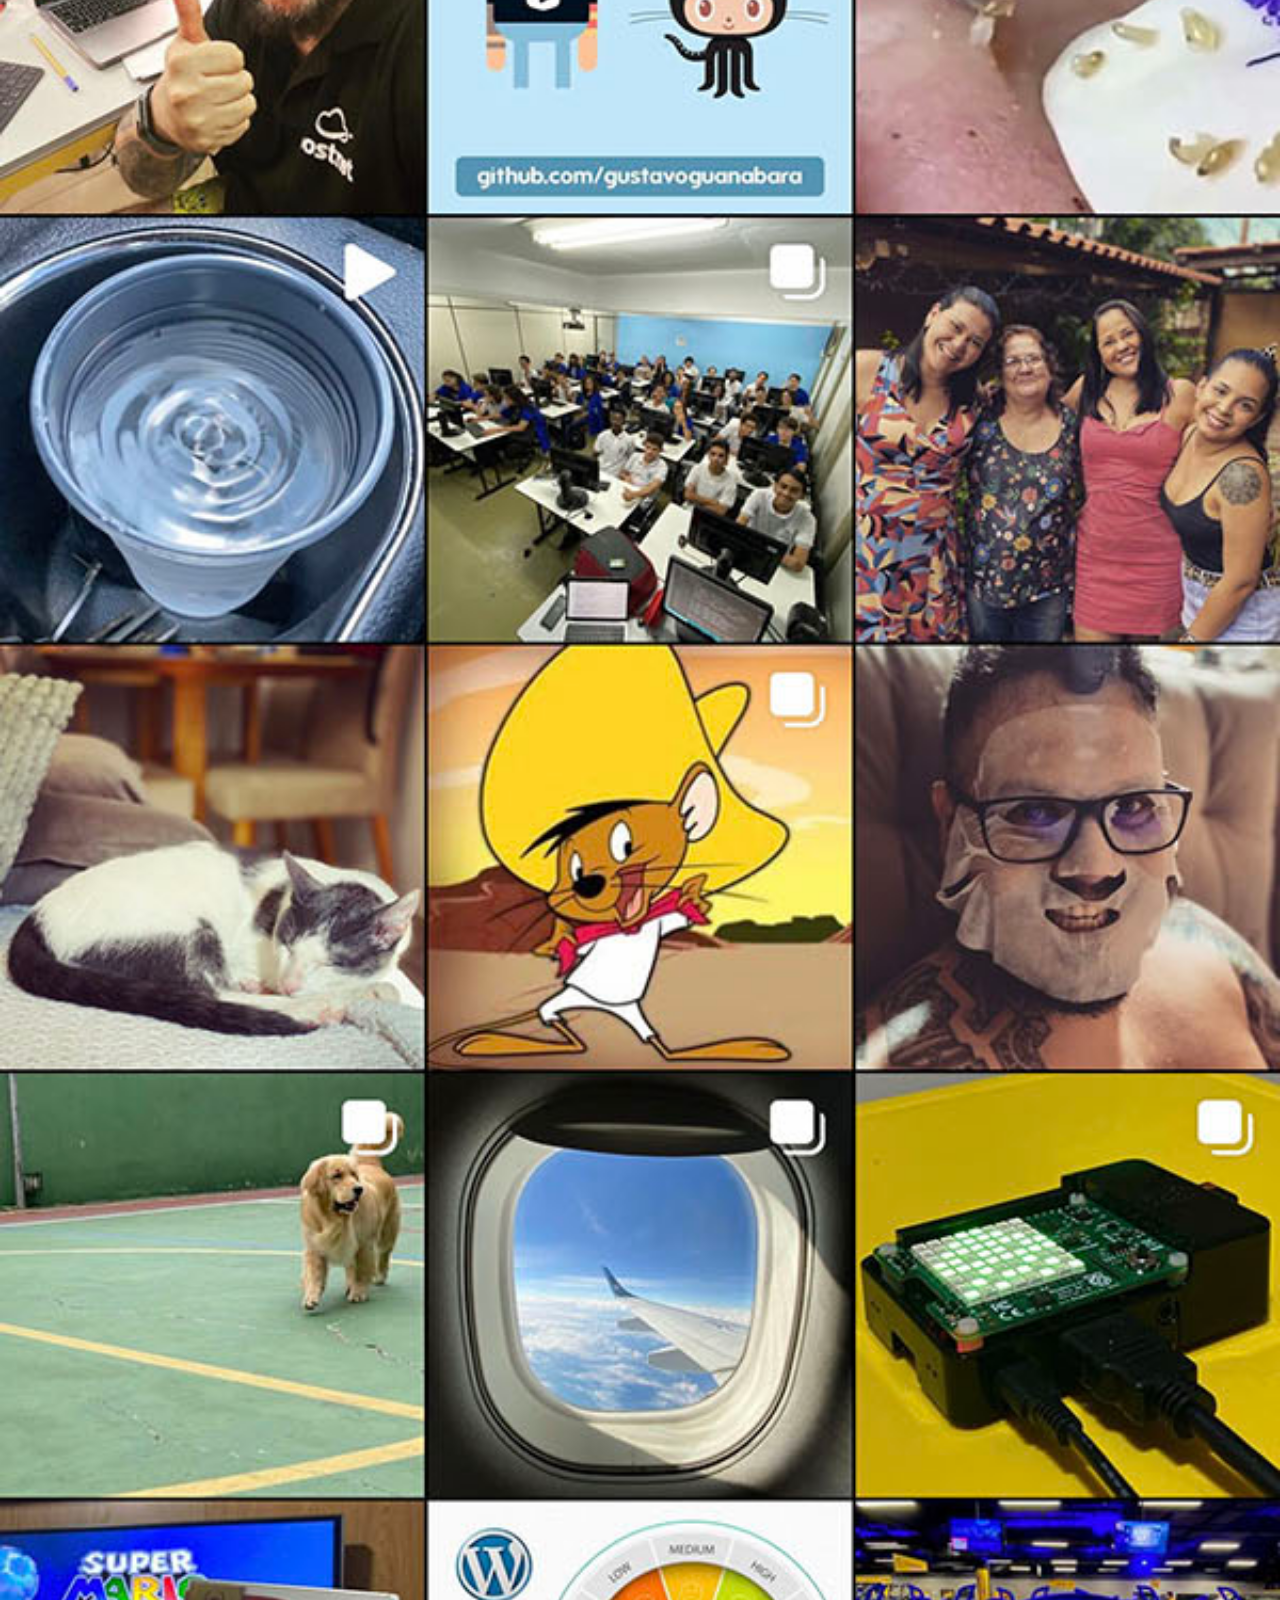
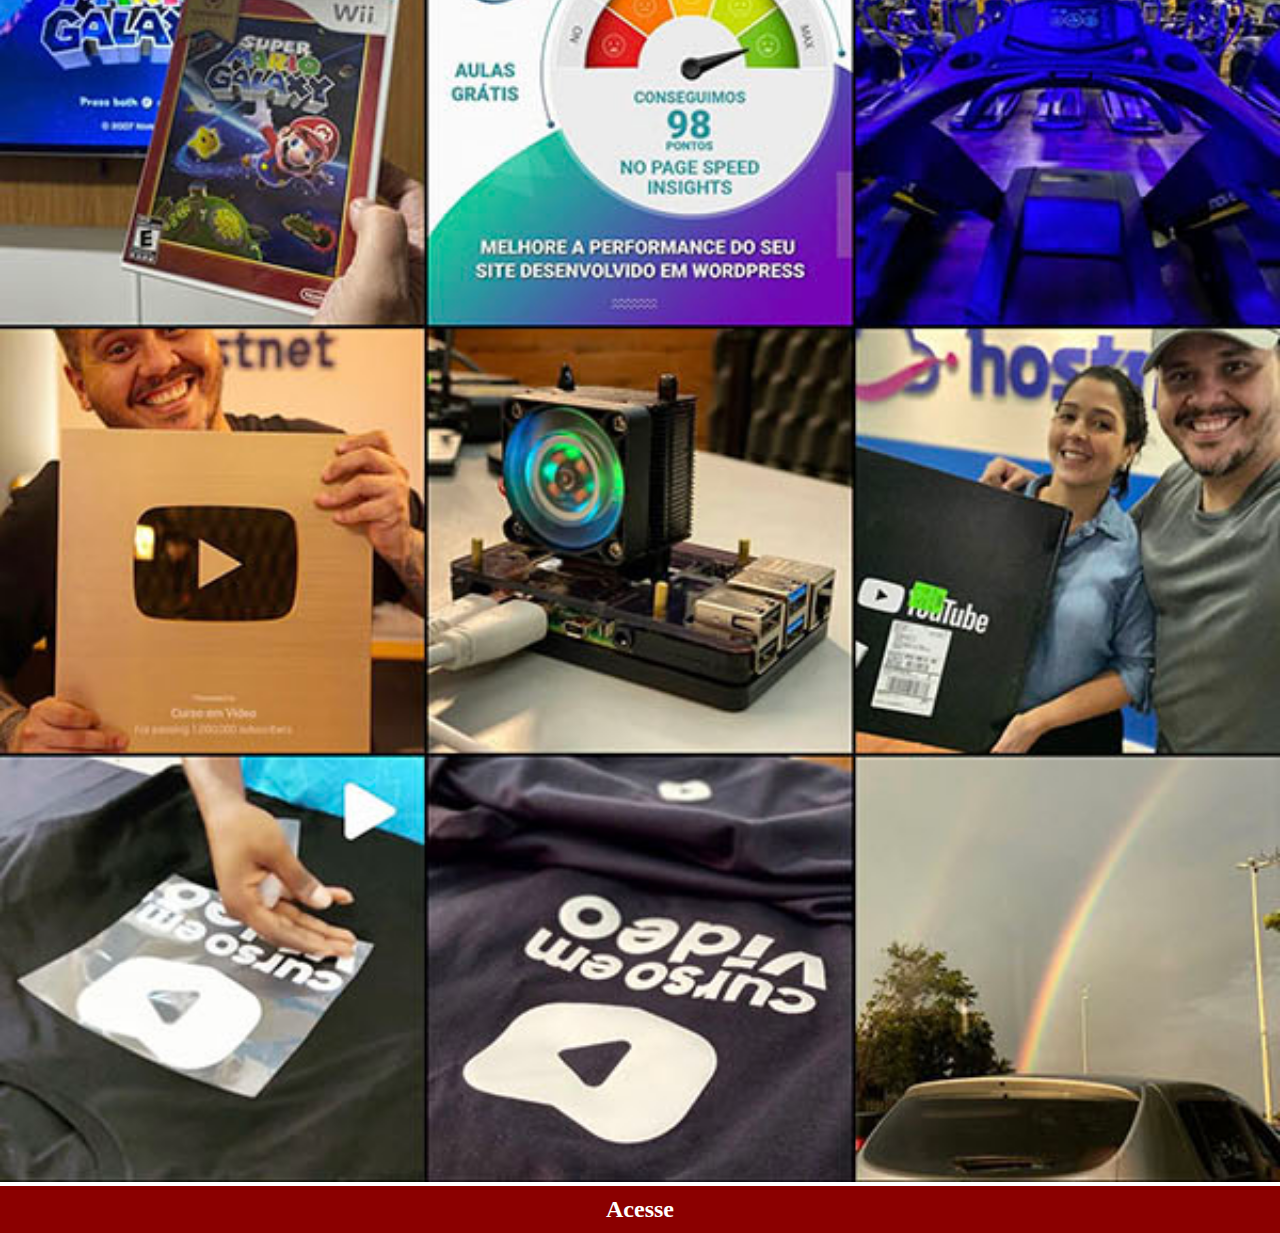
<file: instagram.html>
<!DOCTYPE html>
<html lang="pt-br">
<head>
    <meta charset="UTF-8">
    <meta http-equiv="X-UA-Compatible" content="IE=edge">
    <meta name="viewport" content="width=device-width, initial-scale=1.0">
    <link rel="stylesheet" href="style/social.css">
    <title>Facebook</title>
</head>
<body>
    <img src="imagens/tela-instagram.jpg" alt="Facebook">
    <a href="#" target="_blank">Acesse</a>
</body>
</html>
</file>
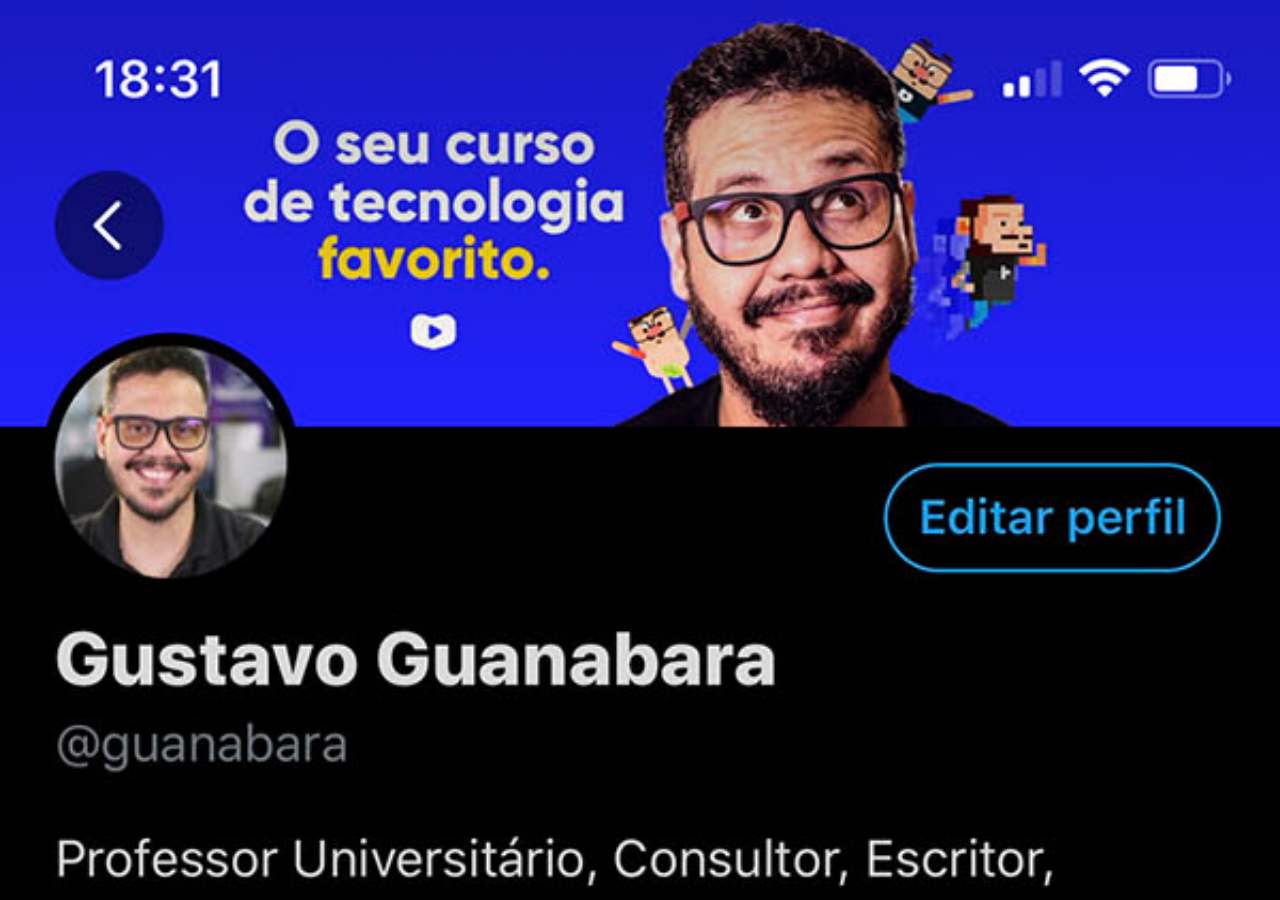
<file: twitter.html>
<!DOCTYPE html>
<html lang="pt-br">
<head>
    <meta charset="UTF-8">
    <meta http-equiv="X-UA-Compatible" content="IE=edge">
    <meta name="viewport" content="width=device-width, initial-scale=1.0">
    <title>Twitter</title>
    <style>
        * {
            margin: 0px;
            padding: 0px;
        }

        body {
            background: url('imagens/tela-twitter.jpg') no-repeat top center;
            background-size: cover;
        }
    </style>
</head>
<body>
    
</body>
</html>
</file>
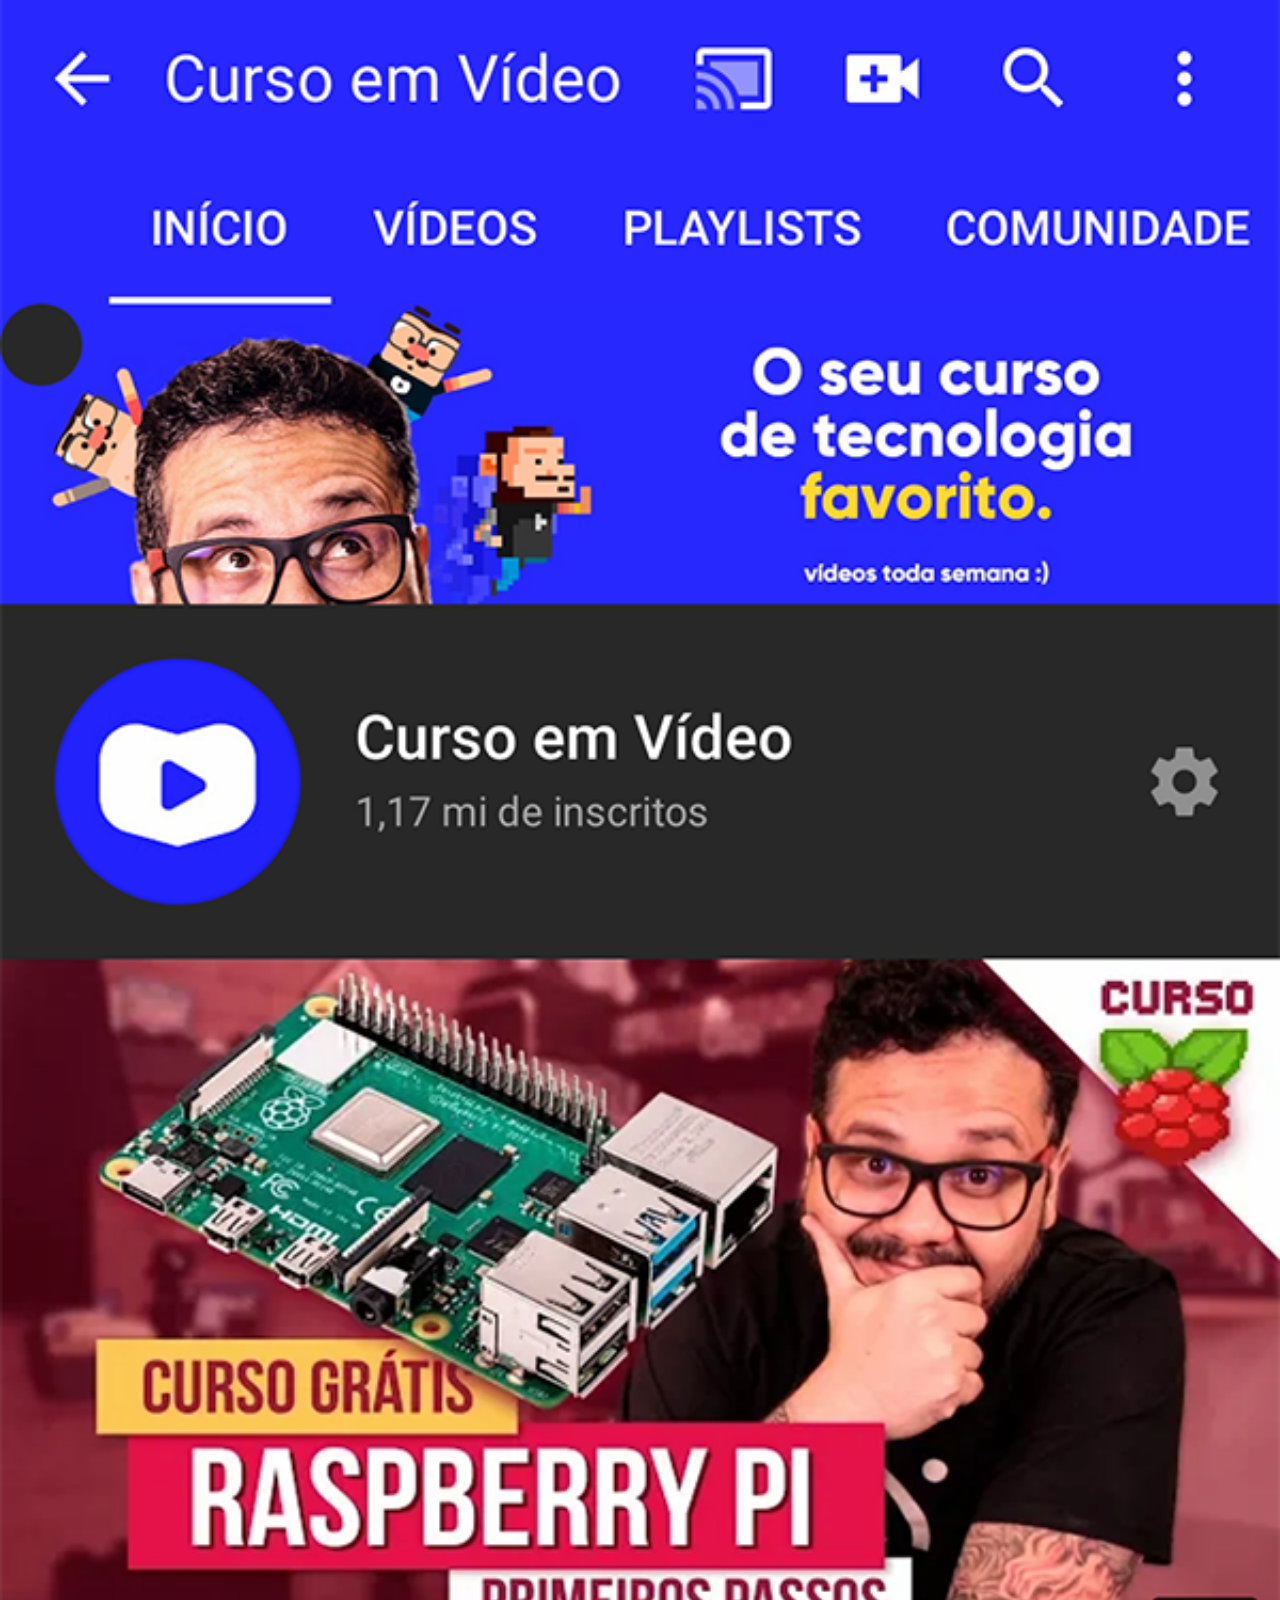
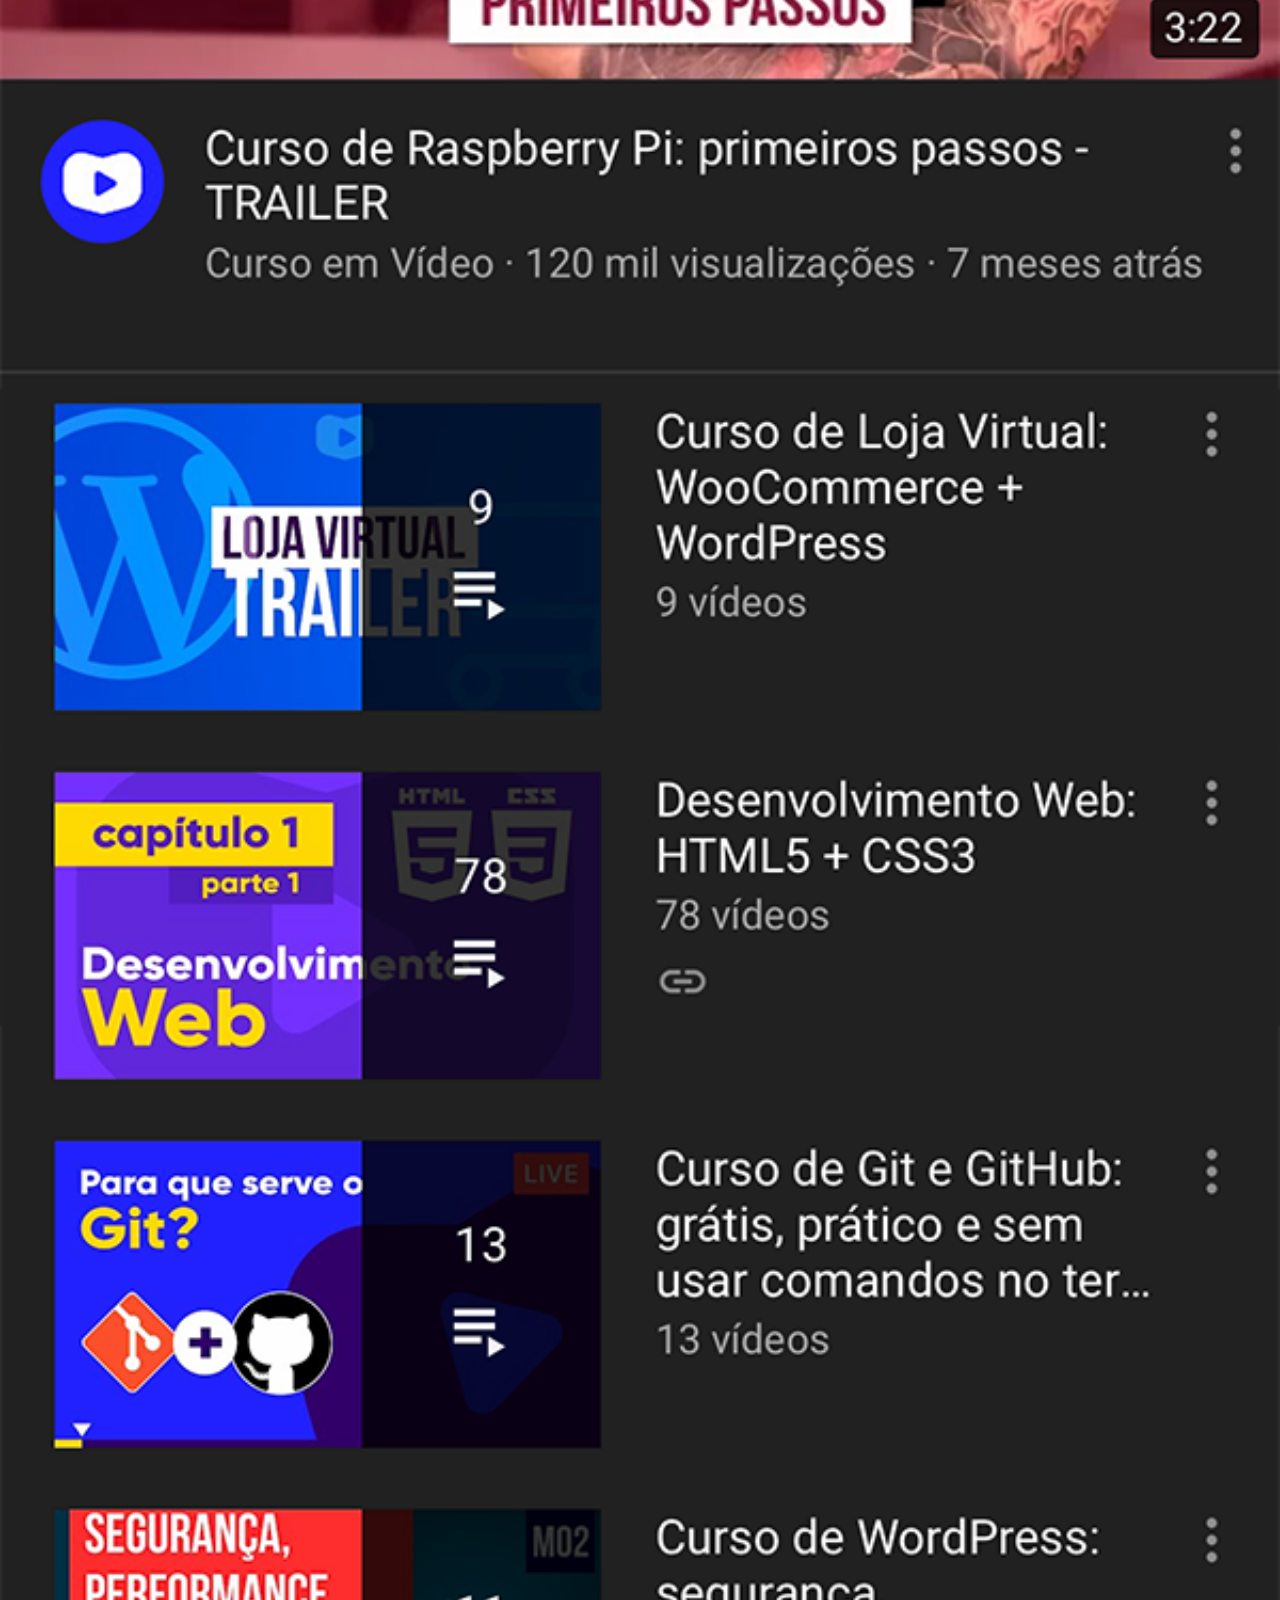
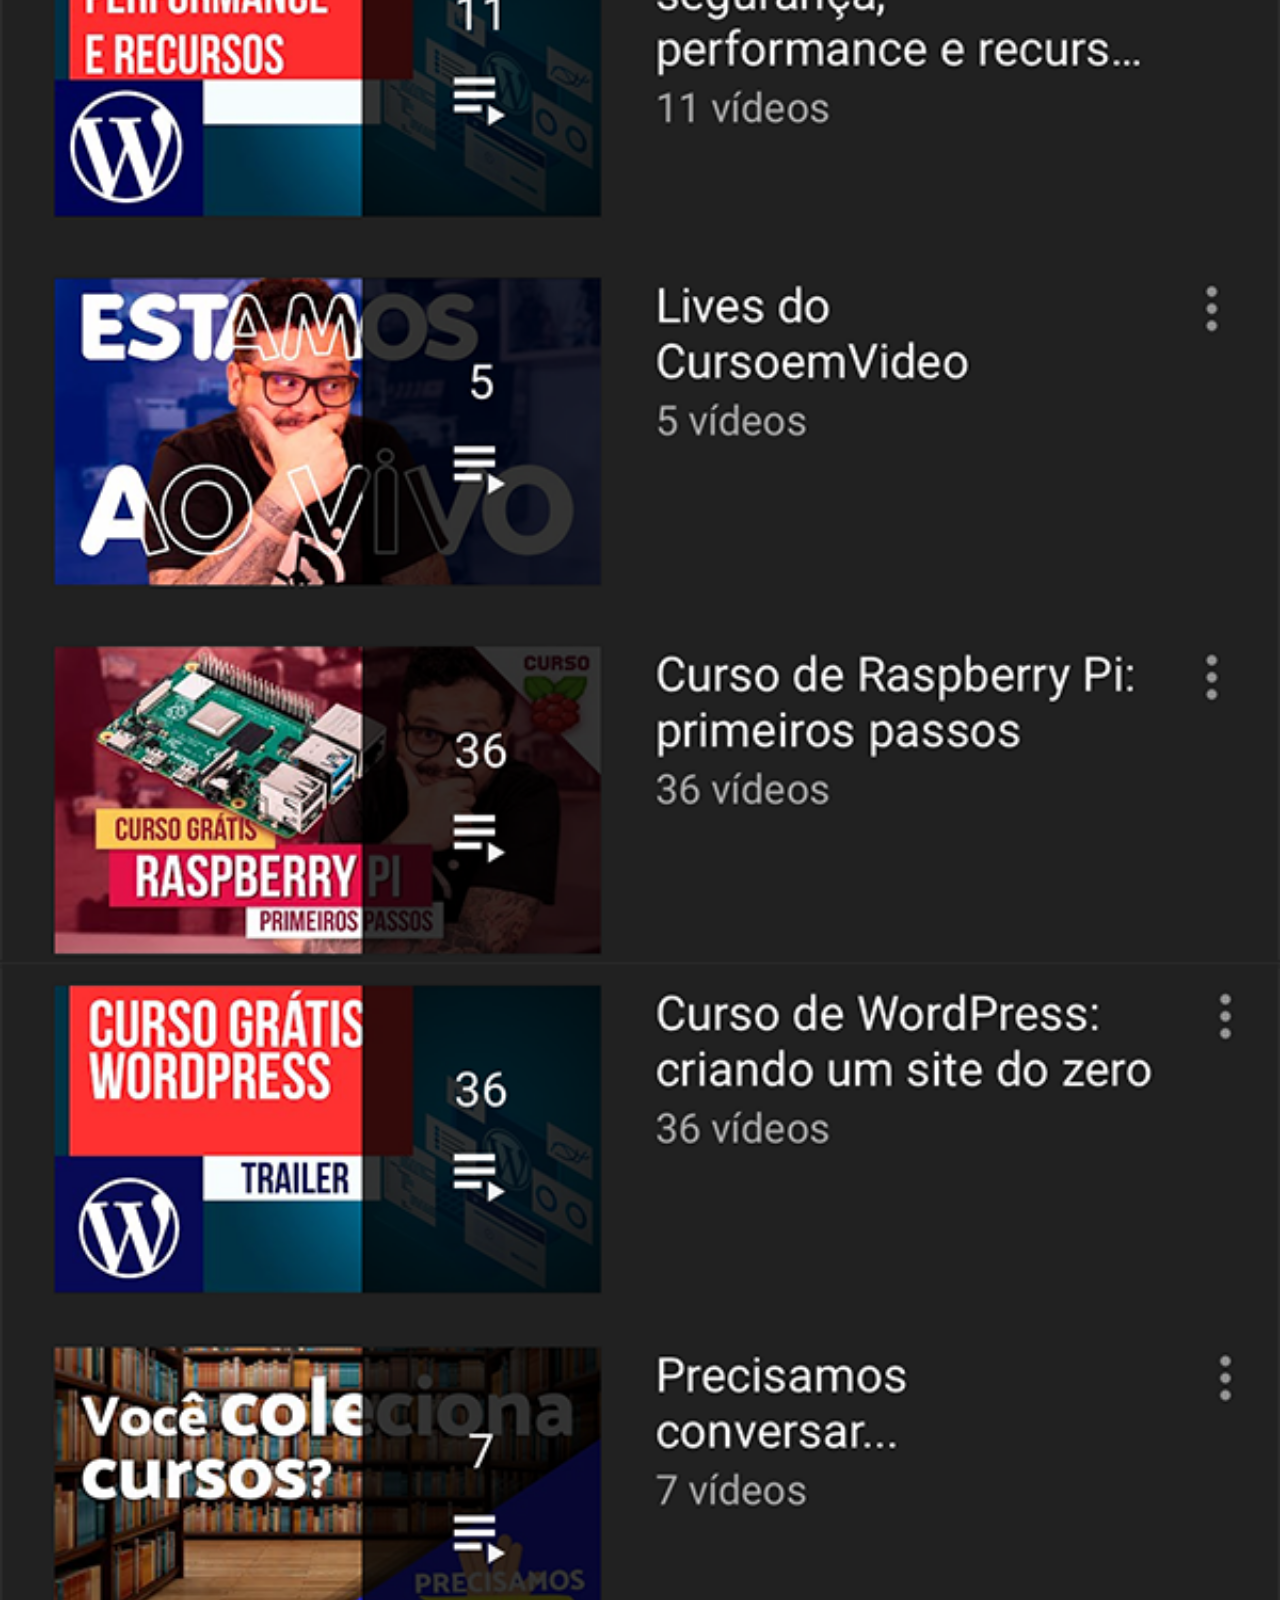
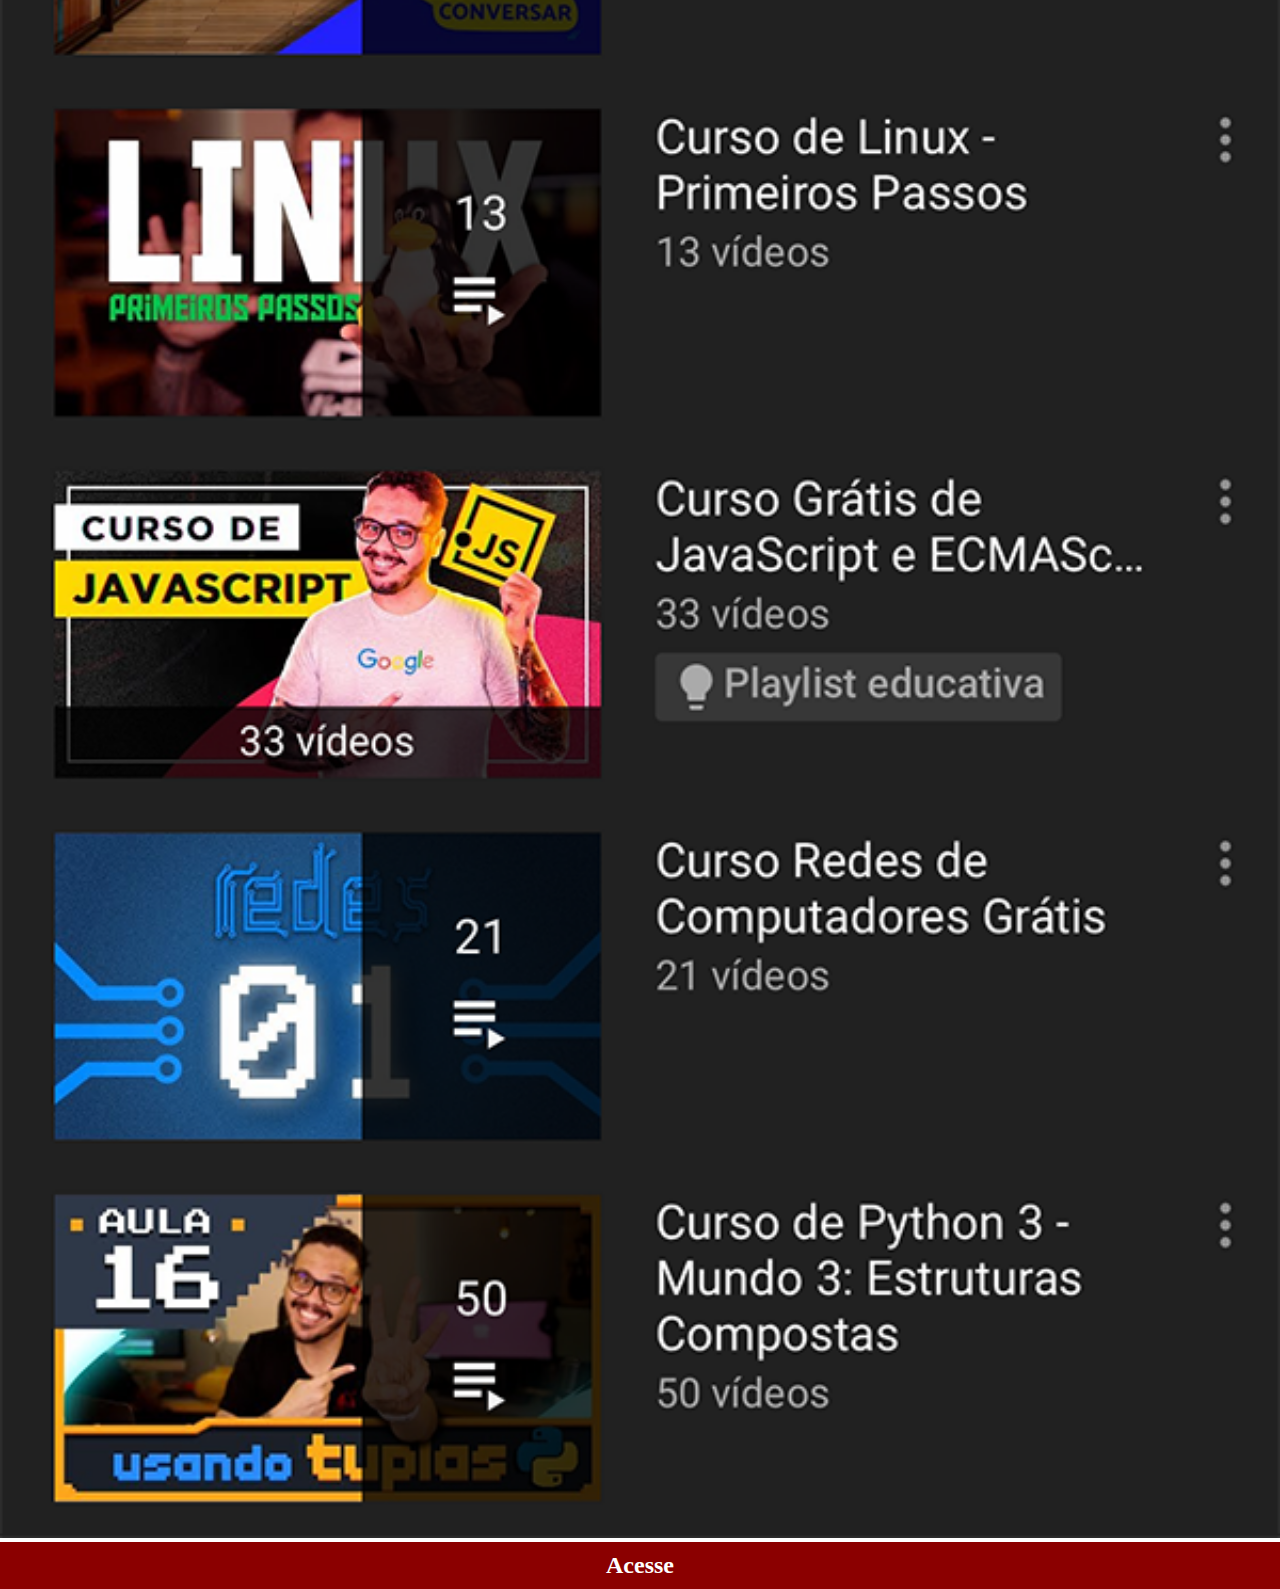
<file: youtube.html>
<!DOCTYPE html>
<html lang="pt-br">
<head>
    <meta charset="UTF-8">
    <meta http-equiv="X-UA-Compatible" content="IE=edge">
    <meta name="viewport" content="width=device-width, initial-scale=1.0">
    <link rel="stylesheet" href="style/social.css">
    <title>Facebook</title>
</head>
<body>
    <img src="imagens/tela-youtube.png" alt="Facebook">
    <a href="#" target="_blank">Acesse</a>
</body>
</html>
</file>
<file: style/style.css>
@charset "UTF-8";

* {
    margin: 0px;
    padding: 0px;
    font-family: Arial, Helvetica, sans-serif;
}

body, html {
    height: 100vh;
    width: 100vw;
    background: url(../imagens/fundo-madeira.jpg) no-repeat top center;
    background-size: cover;
    background-attachment: fixed;    
}

main {
    height: 100vh;
    position: relative;
}

section#telefone {    
    width: 311px;
    height: 627px;
    background: url('../imagens/frame-iphone.png');
    background-repeat: no-repeat;
    background-position: center center;
    background-size: contain;
    position: absolute;
    top: 50%;
    left: 50%;
    transform: translate(-50%, -50%);
}

iframe {
   width: 272px;
   height: 477px;
   position: absolute; 
   top: 50%;
   left: 50%;
   transform: translate(-50%, -50%);
}

section#menu {
    text-align: right;
    padding-top: 20px;
}
section#menu img {
    width: 60px;
    border-radius: 50%;
    margin: 10px;
    box-shadow: 2px 2px 5px rgba(0, 0, 0, 0.400);
    box-sizing: border-box;
}

section#menu img:hover {
    border: 2px solid rgba(255, 255, 255, 0.600);
    transform: translate(-2px, -2px);
    box-shadow: 5px 4px 15px rgba(0, 0, 0, 0.87);
    transition: transform .2s, border .1s; 
}
</file>
<file: style/social.css>
* {
    margin: 0px;
    padding: 0px;
}

::-webkit-scrollbar {
    width: 0;
    height: 0;
}

img {
    width: 100vw;
}

a {
    text-align: center;
    font-weight: bold;
    text-decoration: none;
    font-size: 1.5em;
    display: block;
    background-color: darkred;
    color: white;
    padding: 10px;            
}

a:hover {
    background-color: rgb(255, 0, 0);
}
</file>
